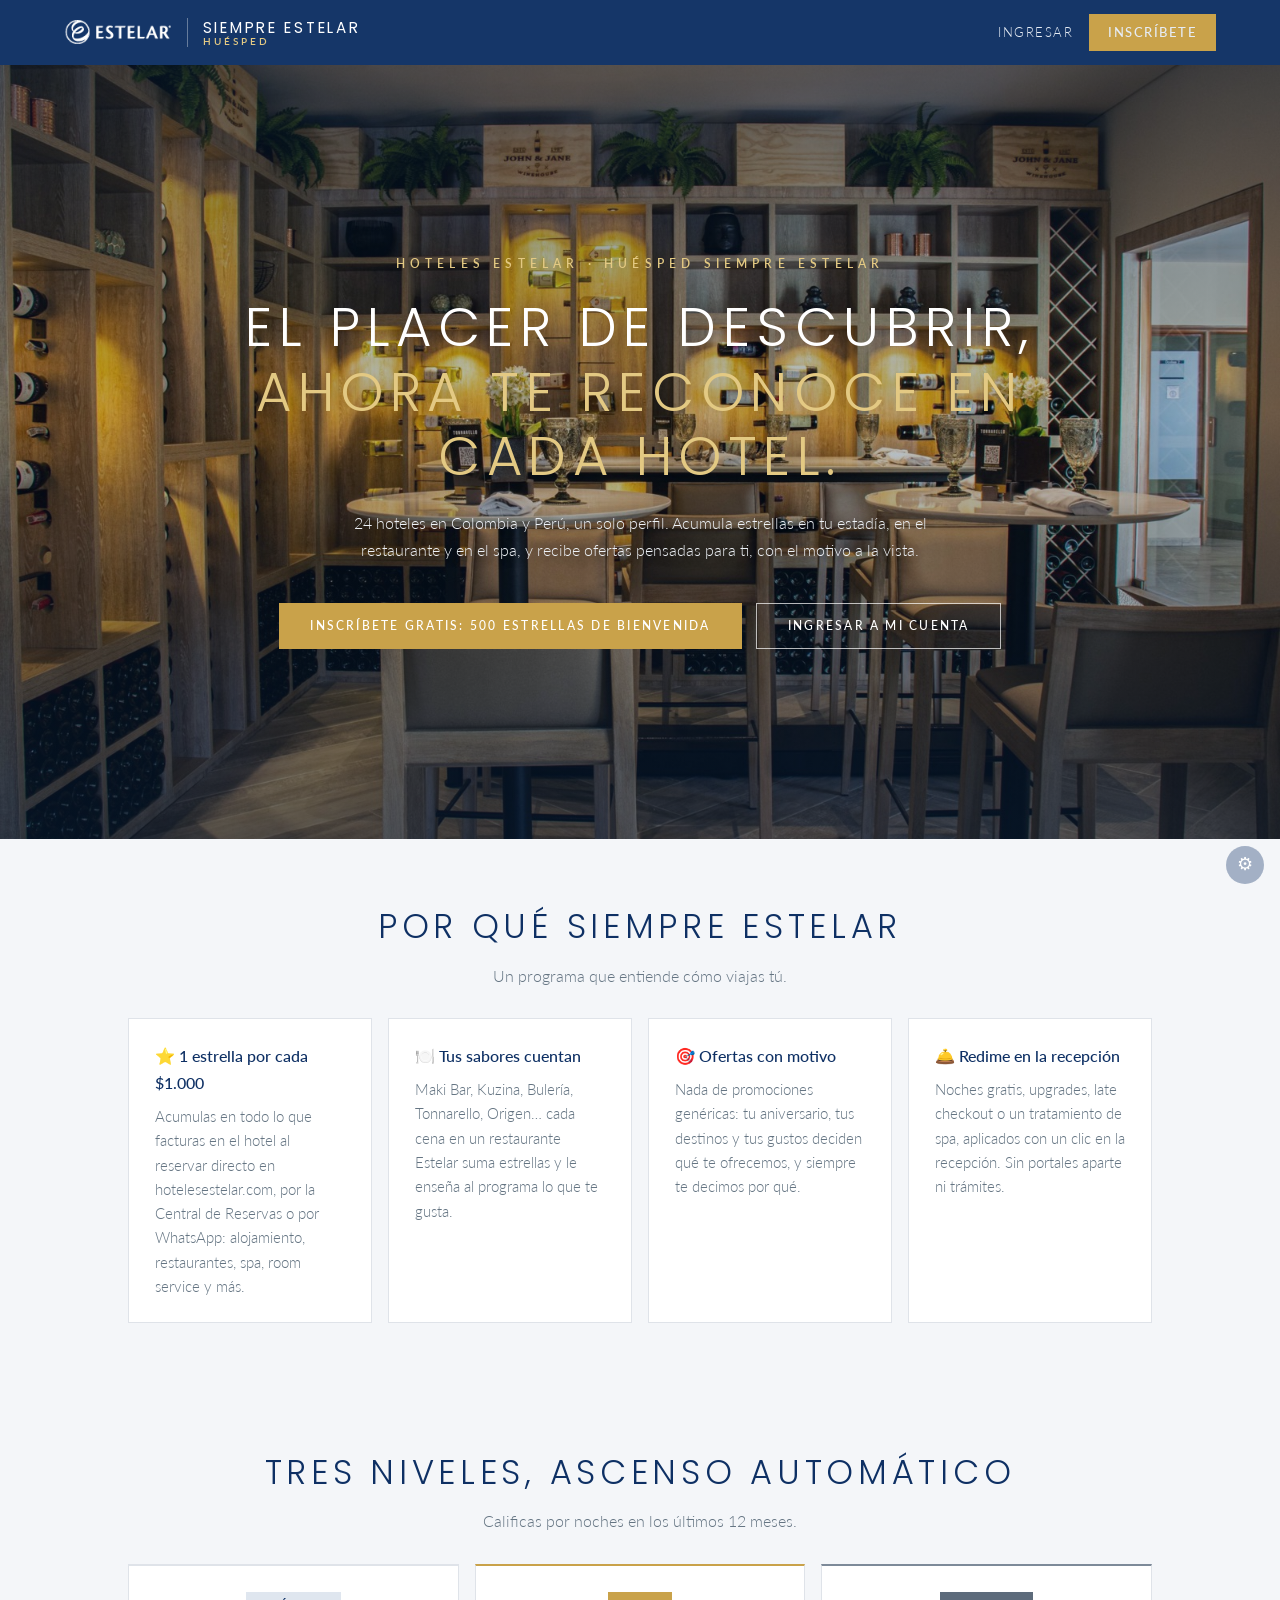
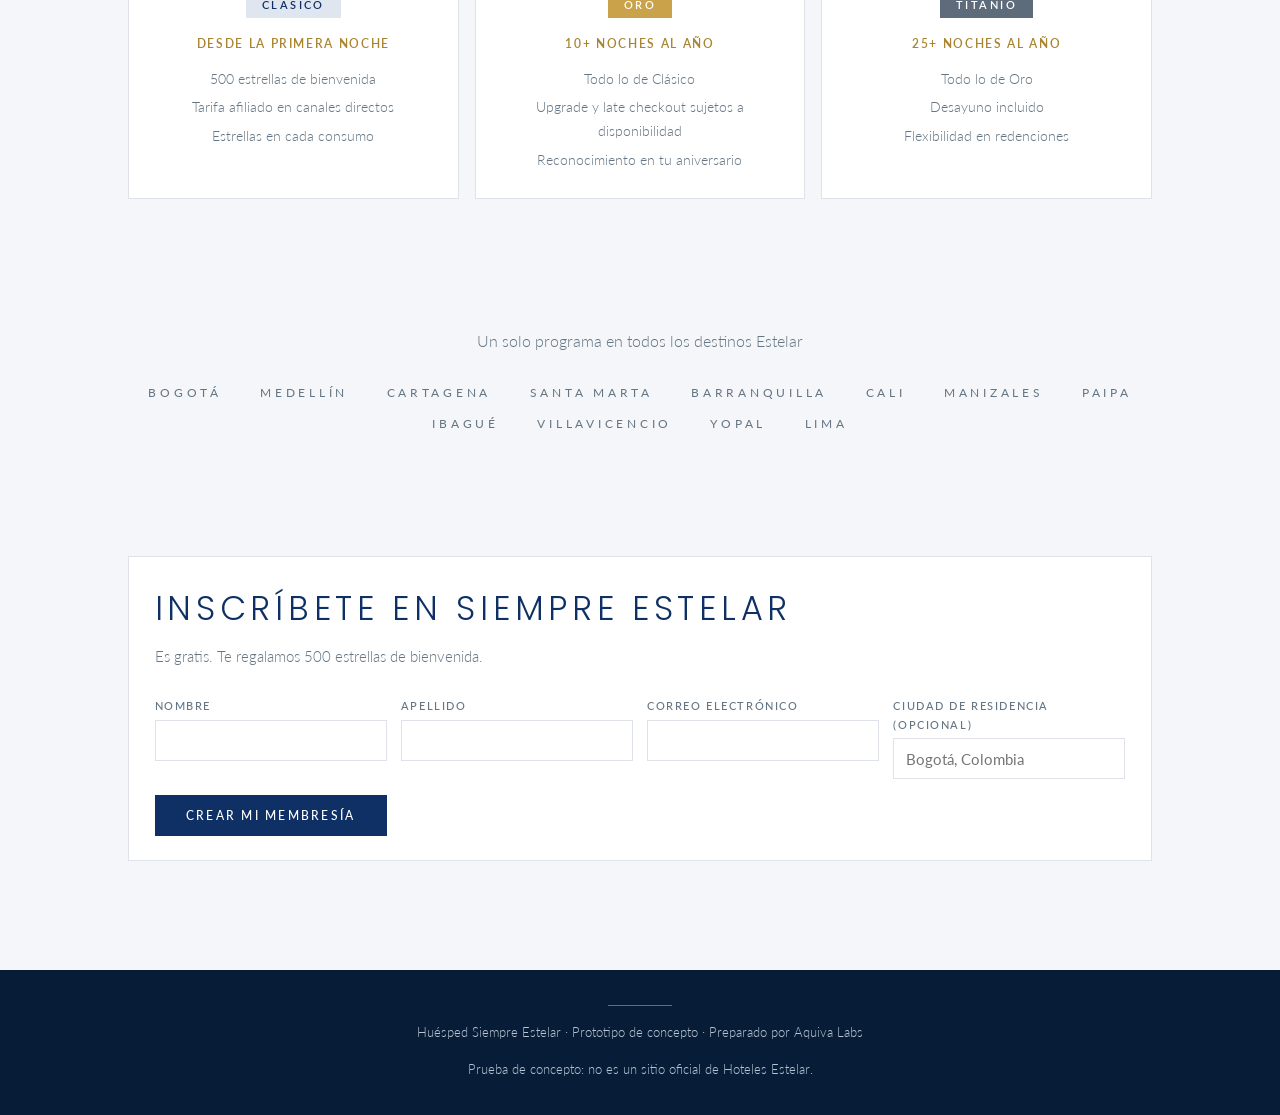
<file: index.html>
<!DOCTYPE html>
<html lang="es">
<head>
  <meta charset="UTF-8" />
  <meta name="viewport" content="width=device-width, initial-scale=1.0" />
  <meta name="robots" content="noindex" />
  <title>Huésped Siempre Estelar · Cada estadía cuenta</title>
  <link rel="preconnect" href="https://fonts.googleapis.com" />
  <link rel="preconnect" href="https://fonts.gstatic.com" crossorigin />
  <link href="https://fonts.googleapis.com/css2?family=Poppins:wght@300;400;500;600&family=Lato:wght@300;400;700&display=swap" rel="stylesheet" />
  <link rel="stylesheet" href="styles.css" />
</head>
<body>
  <header class="site-header">
    <a class="wordmark" href="index.html">
      <img src="img/logo-estelar-blanco.png" alt="Hoteles Estelar" />
      <span class="txt">
        <span class="brand">Siempre Estelar</span>
        <span class="program">Huésped</span>
      </span>
    </a>
    <nav class="nav">
      <a href="account.html" class="hide-sm">Ingresar</a>
      <a href="#join" class="btn btn-gold btn-sm">Inscríbete</a>
    </nav>
  </header>

  <!-- ===== Hero ===== -->
  <section class="hero">
    <p class="eyebrow">Hoteles Estelar · Huésped Siempre Estelar</p>
    <h1>El placer de descubrir,<br /><em>ahora te reconoce en cada hotel.</em></h1>
    <p class="lead">
      24 hoteles en Colombia y Perú, un solo perfil. Acumula estrellas en tu
      estadía, en el restaurante y en el spa, y recibe ofertas pensadas para ti,
      con el motivo a la vista.
    </p>
    <div class="cta">
      <a href="#join" class="btn btn-gold">Inscríbete gratis: 500 estrellas de bienvenida</a>
      <a href="account.html" class="btn btn-ghost">Ingresar a mi cuenta</a>
    </div>
  </section>

  <!-- ===== Por qué ===== -->
  <section class="section">
    <h2 class="section-title center">Por qué Siempre Estelar</h2>
    <p class="section-sub center">Un programa que entiende cómo viajas tú.</p>
    <div class="cards">
      <div class="card">
        <h3>⭐ 1 estrella por cada $1.000</h3>
        <p>Acumulas en todo lo que facturas en el hotel al reservar directo en
        hotelesestelar.com, por la Central de Reservas o por WhatsApp: alojamiento,
        restaurantes, spa, room service y más.</p>
      </div>
      <div class="card">
        <h3>🍽️ Tus sabores cuentan</h3>
        <p>Maki Bar, Kuzina, Bulería, Tonnarello, Origen… cada cena en un
        restaurante Estelar suma estrellas y le enseña al programa lo que te gusta.</p>
      </div>
      <div class="card">
        <h3>🎯 Ofertas con motivo</h3>
        <p>Nada de promociones genéricas: tu aniversario, tus destinos y tus gustos
        deciden qué te ofrecemos, y siempre te decimos por qué.</p>
      </div>
      <div class="card">
        <h3>🛎️ Redime en la recepción</h3>
        <p>Noches gratis, upgrades, late checkout o un tratamiento de spa, aplicados
        con un clic en la recepción. Sin portales aparte ni trámites.</p>
      </div>
    </div>
  </section>

  <!-- ===== Niveles ===== -->
  <section class="section">
    <h2 class="section-title center">Tres niveles, ascenso automático</h2>
    <p class="section-sub center">Calificas por noches en los últimos 12 meses.</p>
    <div class="cards">
      <div class="card tier-card">
        <span class="tier-badge clasico">Clásico</span>
        <p class="nights mt">Desde la primera noche</p>
        <ul>
          <li>500 estrellas de bienvenida</li>
          <li>Tarifa afiliado en canales directos</li>
          <li>Estrellas en cada consumo</li>
        </ul>
      </div>
      <div class="card tier-card oro">
        <span class="tier-badge oro">Oro</span>
        <p class="nights mt">10+ noches al año</p>
        <ul>
          <li>Todo lo de Clásico</li>
          <li>Upgrade y late checkout sujetos a disponibilidad</li>
          <li>Reconocimiento en tu aniversario</li>
        </ul>
      </div>
      <div class="card tier-card titanio">
        <span class="tier-badge titanio">Titanio</span>
        <p class="nights mt">25+ noches al año</p>
        <ul>
          <li>Todo lo de Oro</li>
          <li>Desayuno incluido</li>
          <li>Flexibilidad en redenciones</li>
        </ul>
      </div>
    </div>
  </section>

  <!-- ===== Destinos ===== -->
  <section class="section center">
    <p class="section-sub">Un solo programa en todos los destinos Estelar</p>
    <div class="brands">
      <span>Bogotá</span><span>Medellín</span><span>Cartagena</span><span>Santa Marta</span>
      <span>Barranquilla</span><span>Cali</span><span>Manizales</span><span>Paipa</span>
      <span>Ibagué</span><span>Villavicencio</span><span>Yopal</span><span>Lima</span>
    </div>
  </section>

  <!-- ===== Inscripción ===== -->
  <section class="section" id="join">
    <div class="card">
      <h2 class="section-title">Inscríbete en Siempre Estelar</h2>
      <p class="section-sub">Es gratis. Te regalamos 500 estrellas de bienvenida.</p>
      <form id="join-form">
        <div class="form-grid">
          <div class="field">
            <label for="join-first">Nombre</label>
            <input id="join-first" type="text" required autocomplete="given-name" />
          </div>
          <div class="field">
            <label for="join-last">Apellido</label>
            <input id="join-last" type="text" required autocomplete="family-name" />
          </div>
          <div class="field">
            <label for="join-email">Correo electrónico</label>
            <input id="join-email" type="email" required autocomplete="email" />
          </div>
          <div class="field">
            <label for="join-city">Ciudad de residencia (opcional)</label>
            <input id="join-city" type="text" placeholder="Bogotá, Colombia" />
          </div>
        </div>
        <button type="submit" class="btn btn-dark mt" id="join-btn">Crear mi membresía</button>
      </form>
      <div id="join-result" class="hidden"></div>
    </div>
  </section>

  <footer class="site-footer">
    <div class="rule"></div>
    <p>Huésped Siempre Estelar · Prototipo de concepto · Preparado por Aquiva Labs</p>
    <p class="mt">Prueba de concepto: no es un sitio oficial de Hoteles Estelar.</p>
  </footer>

  <!-- Backstage (herramientas de demo) -->
  <button class="backstage-toggle" id="backstage-toggle" title="Backstage">⚙</button>
  <div class="backstage-menu" id="backstage-menu">
    <p class="title">Backstage · demo</p>
    <a href="frontdesk.html">🛎️ Consola de recepción</a>
    <a href="deck.html">🎞️ Presentación (deck)</a>
  </div>

  <script src="app.js"></script>
</body>
</html>
</file>
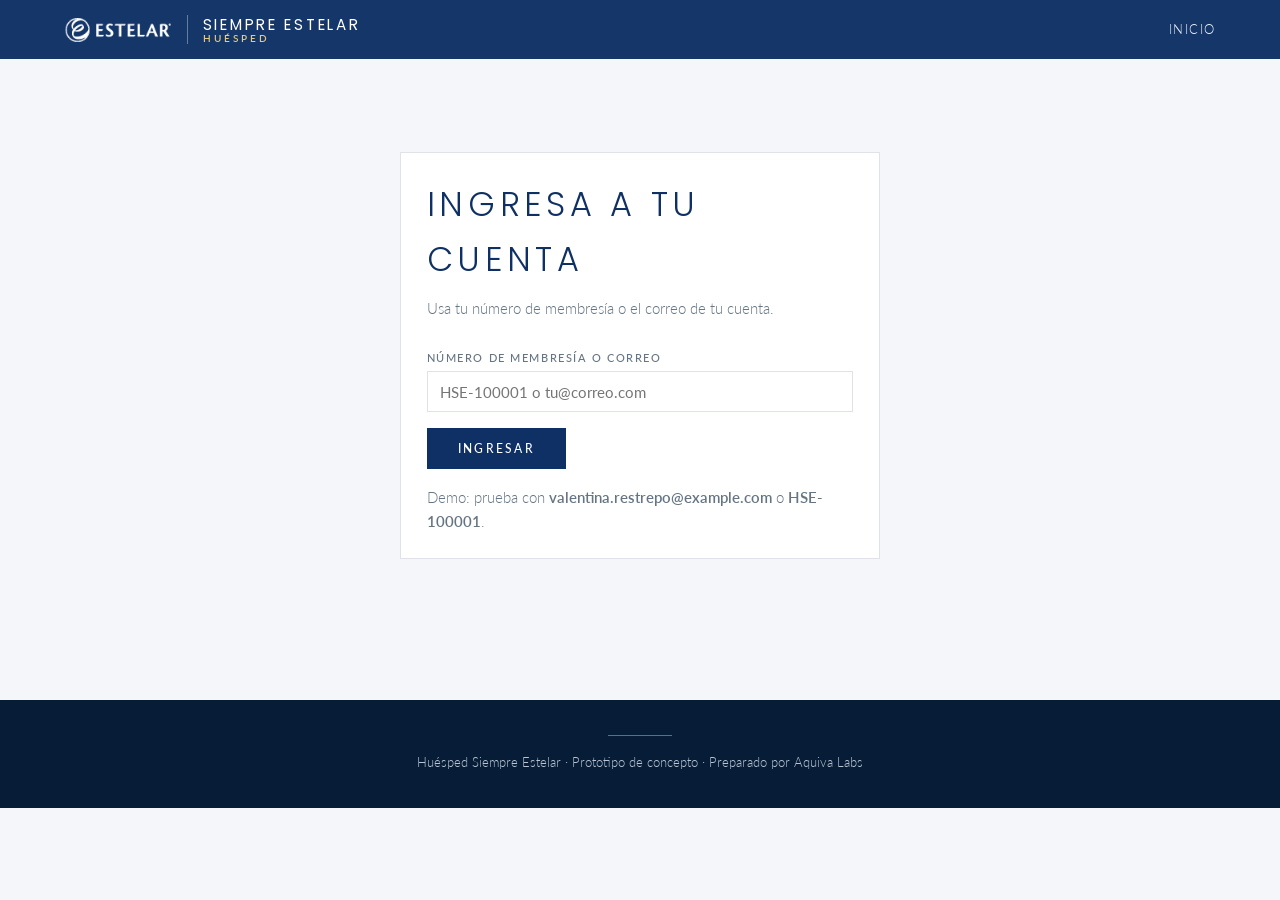
<file: account.html>
<!DOCTYPE html>
<html lang="es">
<head>
  <meta charset="UTF-8" />
  <meta name="viewport" content="width=device-width, initial-scale=1.0" />
  <meta name="robots" content="noindex" />
  <title>Mi cuenta · Huésped Siempre Estelar</title>
  <link rel="preconnect" href="https://fonts.googleapis.com" />
  <link rel="preconnect" href="https://fonts.gstatic.com" crossorigin />
  <link href="https://fonts.googleapis.com/css2?family=Poppins:wght@300;400;500;600&family=Lato:wght@300;400;700&display=swap" rel="stylesheet" />
  <link rel="stylesheet" href="styles.css" />
</head>
<body>
  <header class="site-header">
    <a class="wordmark" href="index.html">
      <img src="img/logo-estelar-blanco.png" alt="Hoteles Estelar" />
      <span class="txt">
        <span class="brand">Siempre Estelar</span>
        <span class="program">Huésped</span>
      </span>
    </a>
    <nav class="nav">
      <a href="index.html" class="hide-sm">Inicio</a>
      <a href="#" id="signout" class="btn btn-ghost btn-sm hidden">Salir</a>
    </nav>
  </header>

  <!-- ===== Ingreso ===== -->
  <section class="section" id="login-view">
    <div class="card" style="max-width: 30rem; margin: 2rem auto;">
      <h2 class="section-title">Ingresa a tu cuenta</h2>
      <p class="section-sub">Usa tu número de membresía o el correo de tu cuenta.</p>
      <form id="login-form">
        <div class="field">
          <label for="login-key">Número de membresía o correo</label>
          <input id="login-key" type="text" placeholder="HSE-100001 o tu@correo.com" required />
        </div>
        <button type="submit" class="btn btn-dark mt" id="login-btn">Ingresar</button>
      </form>
      <div id="login-error" class="hidden"></div>
      <p class="small muted mt">Demo: prueba con <strong>valentina.restrepo@example.com</strong> o <strong>HSE-100001</strong>.</p>
    </div>
  </section>

  <!-- ===== Vista del miembro ===== -->
  <section class="section hidden" id="member-view">
    <div class="member-hero">
      <div>
        <h2 id="m-name"></h2>
        <p class="meta" id="m-meta"></p>
        <p class="meta" id="m-prefs"></p>
      </div>
      <div class="right">
        <span class="tier-badge" id="m-tier"></span>
        <div class="points" id="m-points"></div>
        <div class="meta" id="m-progress"></div>
      </div>
    </div>

    <div id="m-risk" class="notice notice-warn hidden"></div>

    <div class="kpis" id="m-kpis"></div>

    <div id="m-offers-wrap" class="hidden">
      <h2 class="section-title" style="font-size:1.4rem;">Para ti</h2>
      <p class="section-sub">Ofertas que salen de tu propia historia con nosotros, con el motivo a la vista.</p>
      <div id="m-offers"></div>
    </div>

    <h2 class="section-title" style="font-size:1.4rem;">Redime tus estrellas</h2>
    <p class="section-sub">Noches gratis según la categoría del hotel, más experiencias en restaurantes y spa.</p>
    <div id="m-rewards"></div>
    <div id="m-redeem-result" class="hidden"></div>

    <div id="m-vouchers-wrap" class="hidden">
      <h2 class="section-title" style="font-size:1.4rem;">Tus bonos</h2>
      <div id="m-vouchers" class="mt"></div>
    </div>

    <h2 class="section-title" style="font-size:1.4rem;">Tu historia con nosotros</h2>
    <p class="section-sub">Cada estadía, cada hotel, cada ciudad: una sola historia.</p>
    <div style="overflow-x:auto;">
      <table class="history">
        <thead>
          <tr>
            <th>Fecha</th><th>Actividad</th><th>Hotel</th><th>Ciudad</th>
            <th>Canal</th><th class="num">Noches</th><th class="num">Valor</th><th class="num">Estrellas</th>
          </tr>
        </thead>
        <tbody id="m-history"></tbody>
      </table>
    </div>
  </section>

  <footer class="site-footer">
    <div class="rule"></div>
    <p>Huésped Siempre Estelar · Prototipo de concepto · Preparado por Aquiva Labs</p>
  </footer>

  <script src="common.js"></script>
  <script src="account.js"></script>
</body>
</html>
</file>
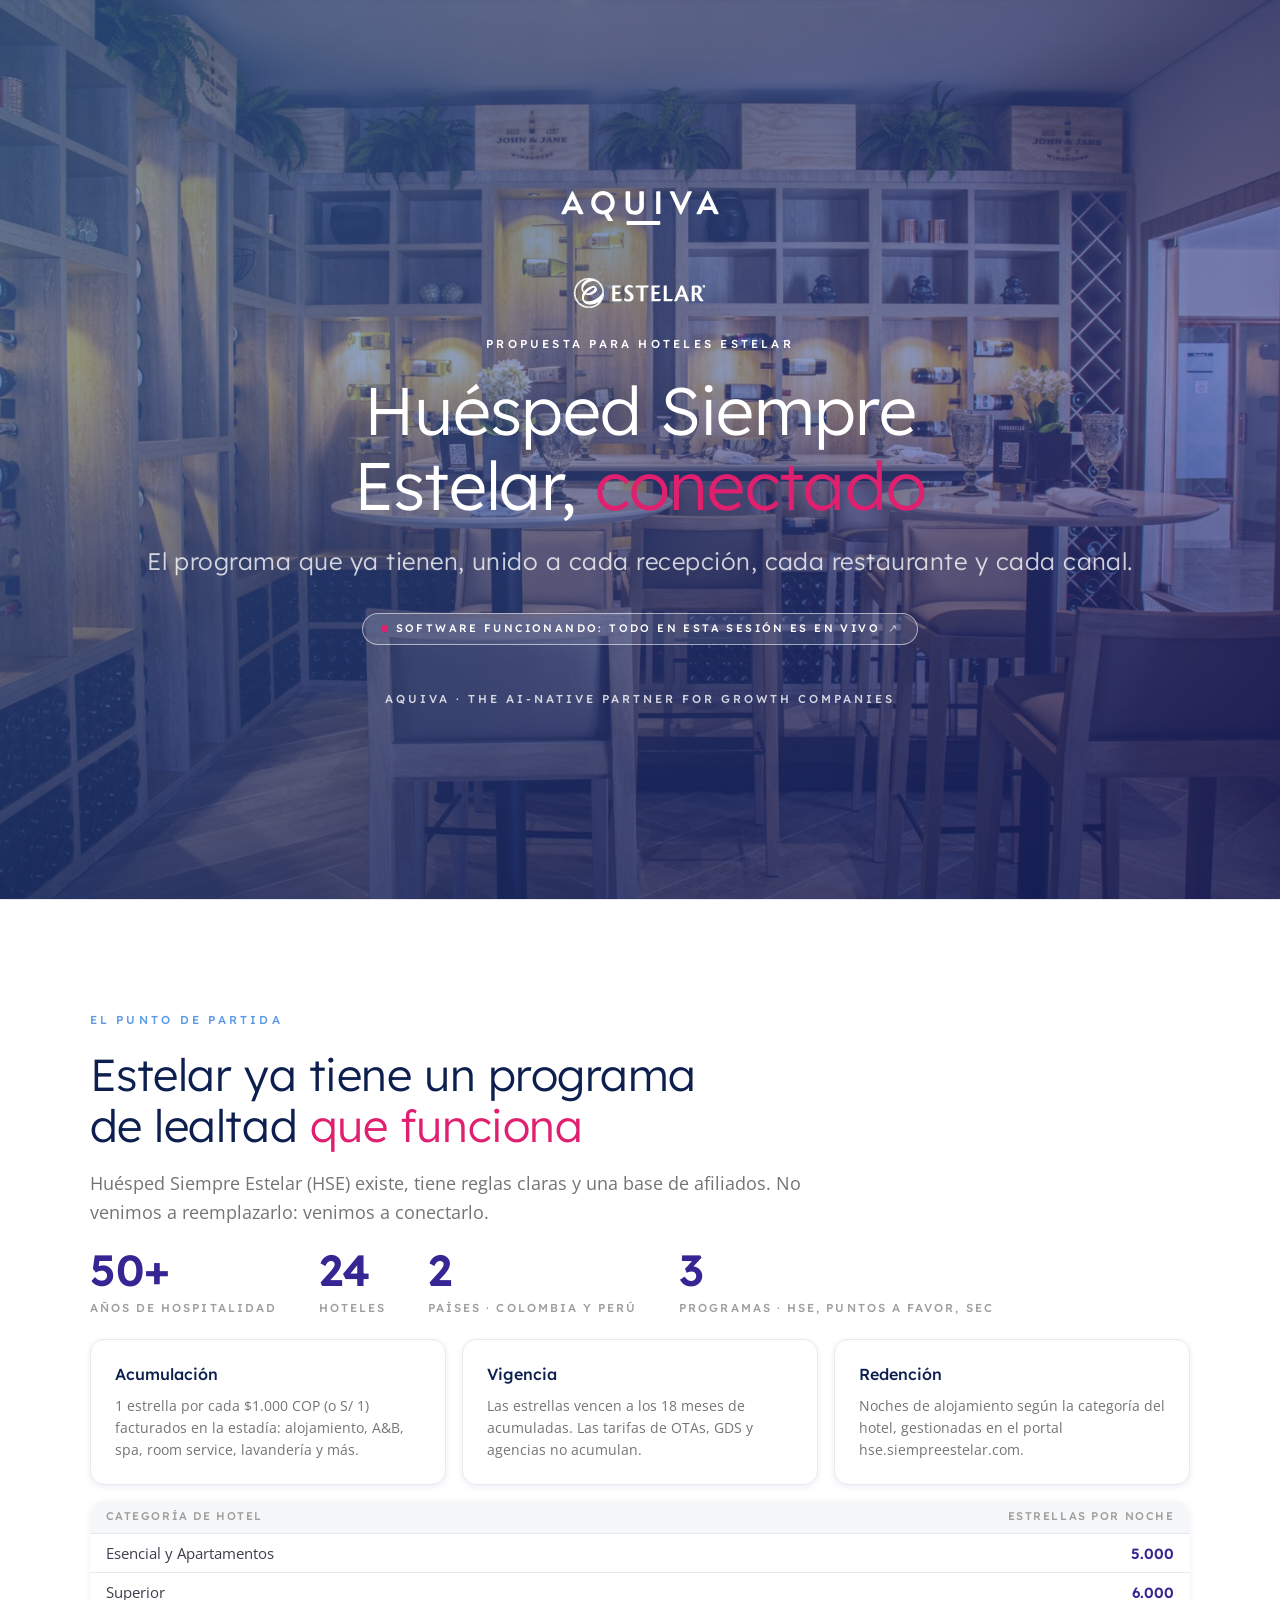
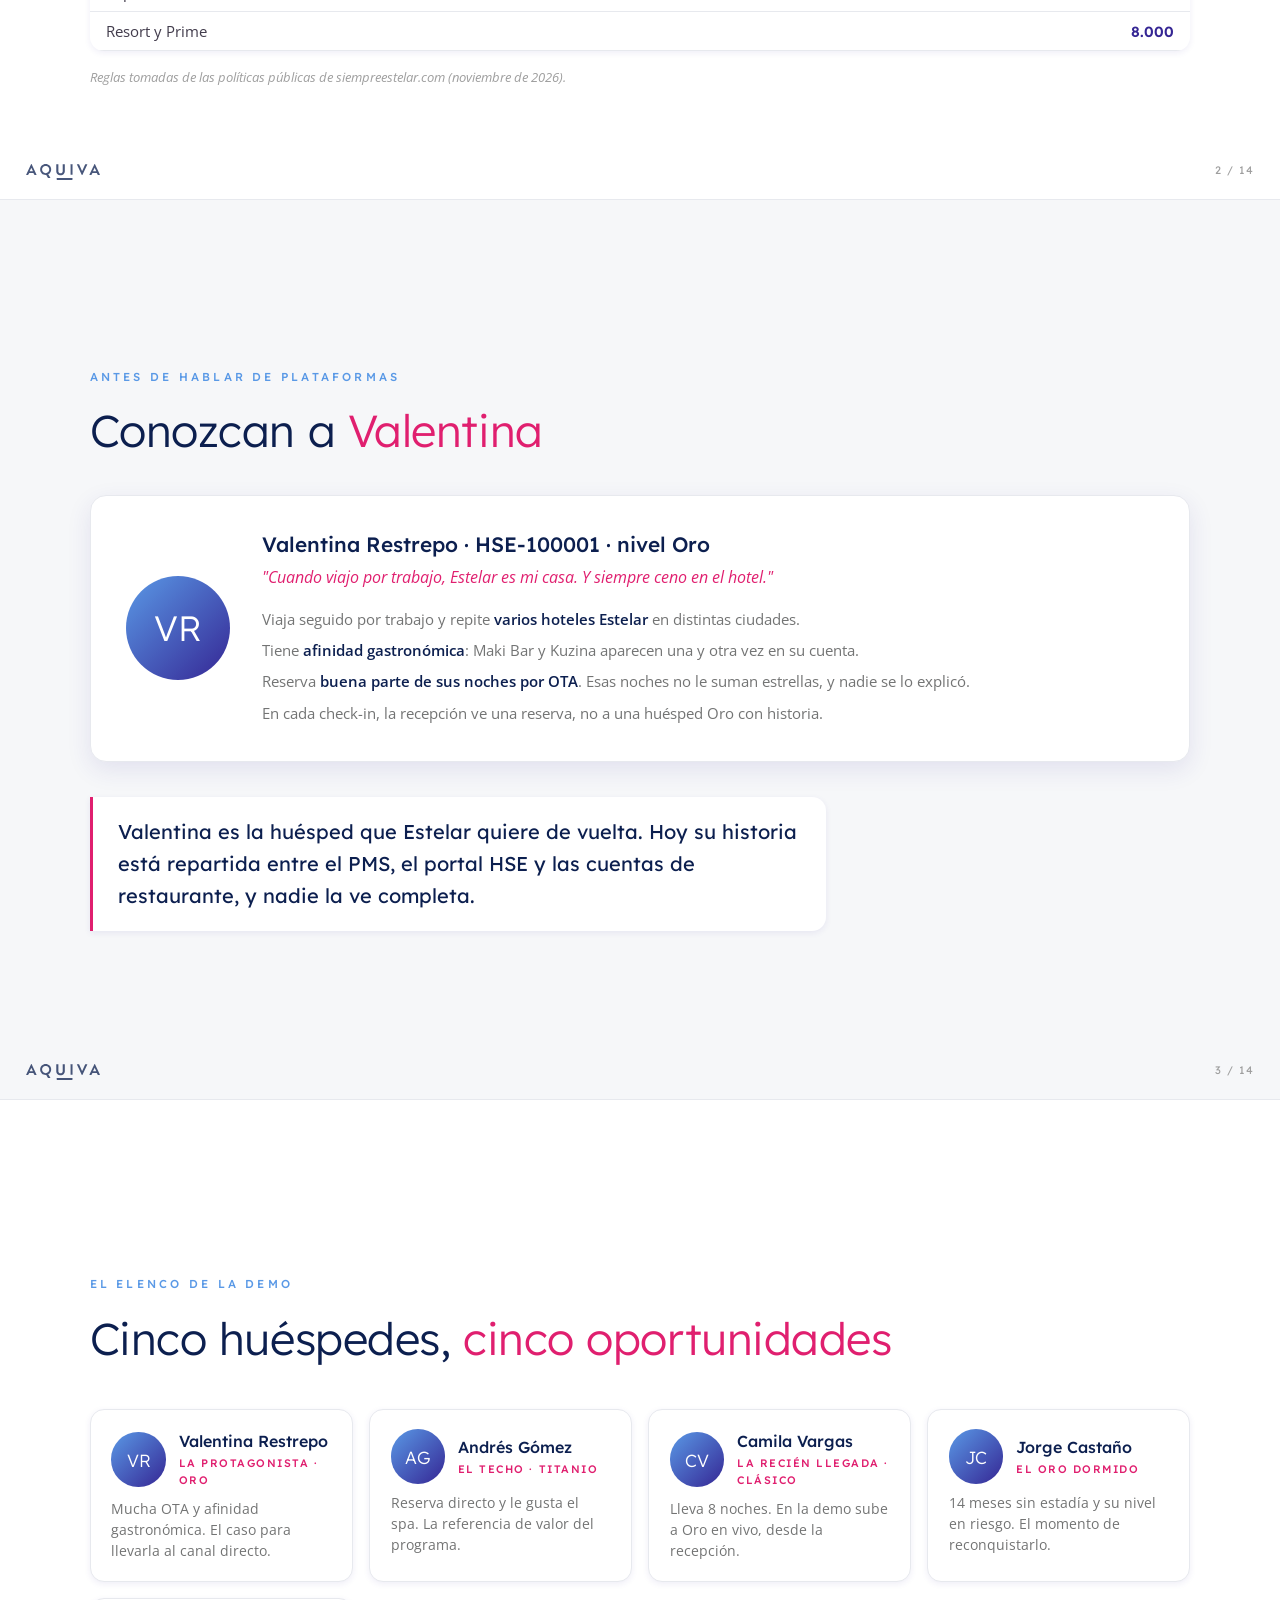
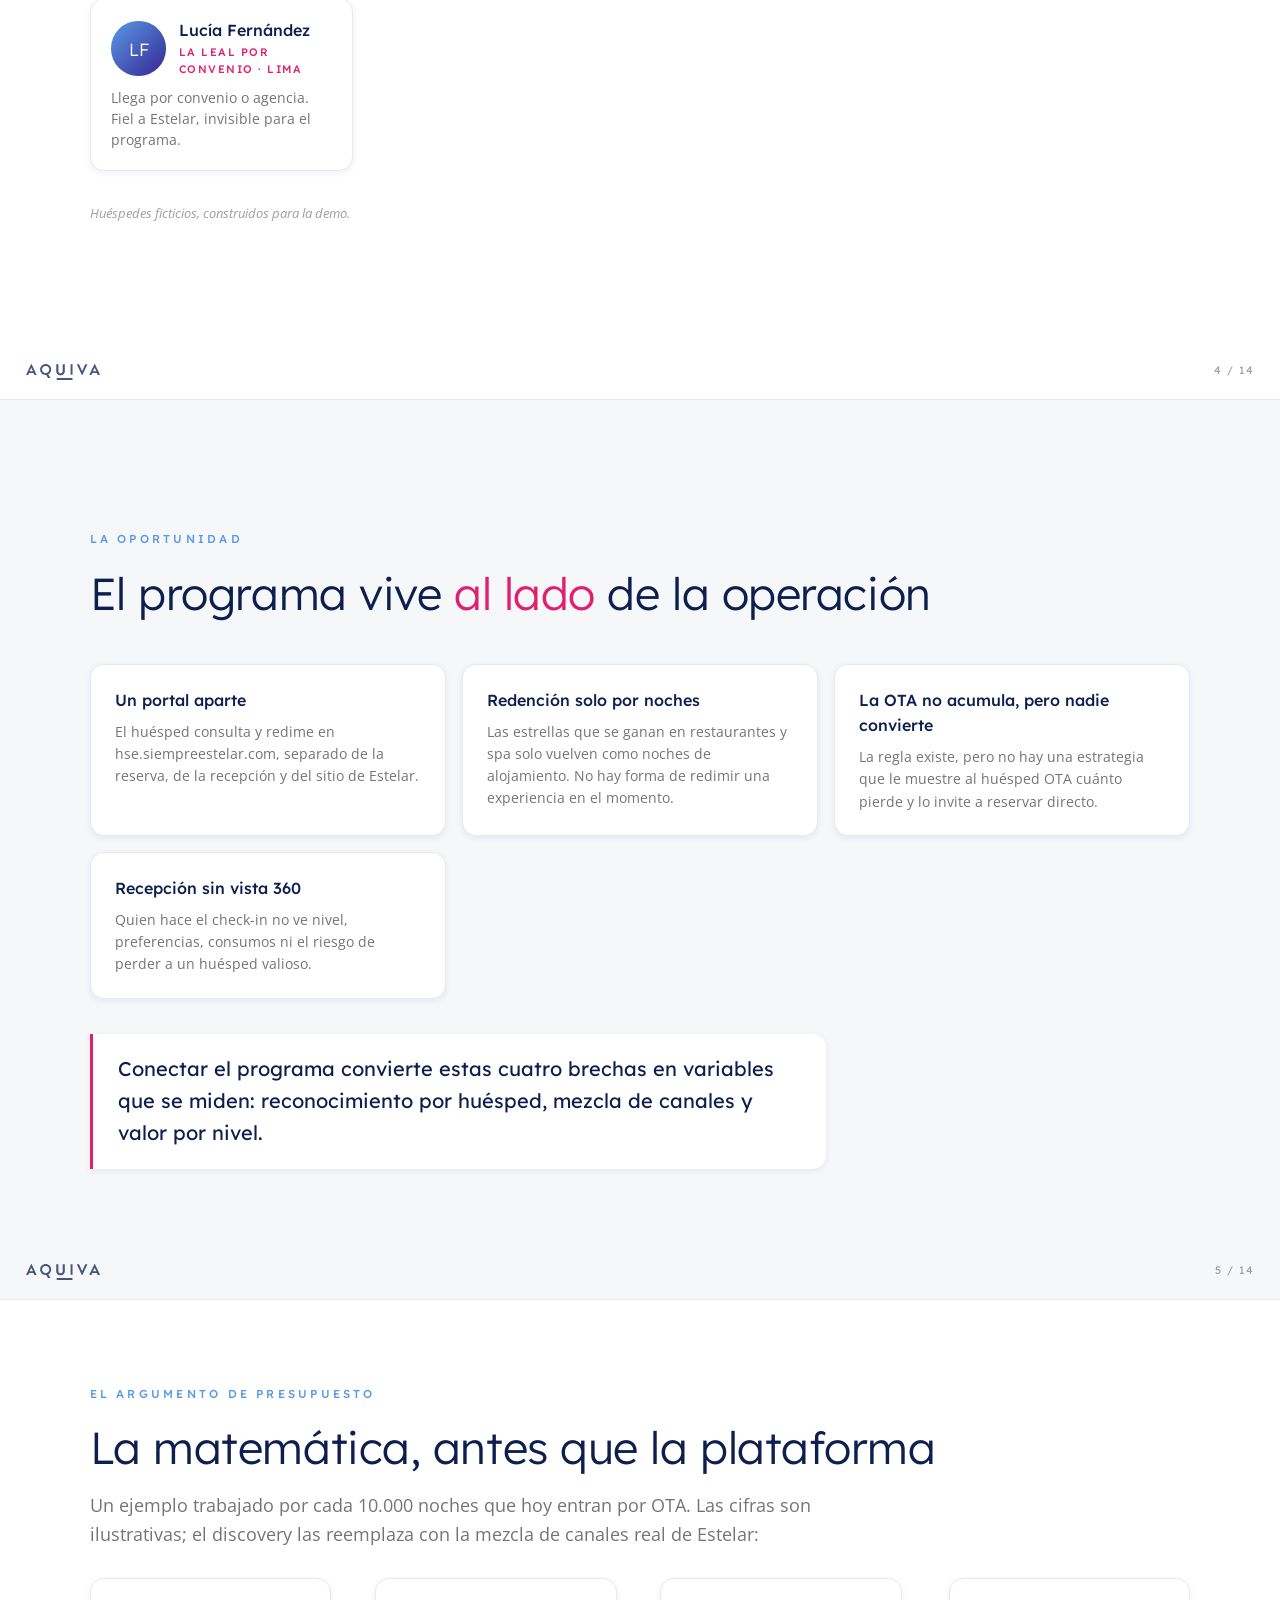
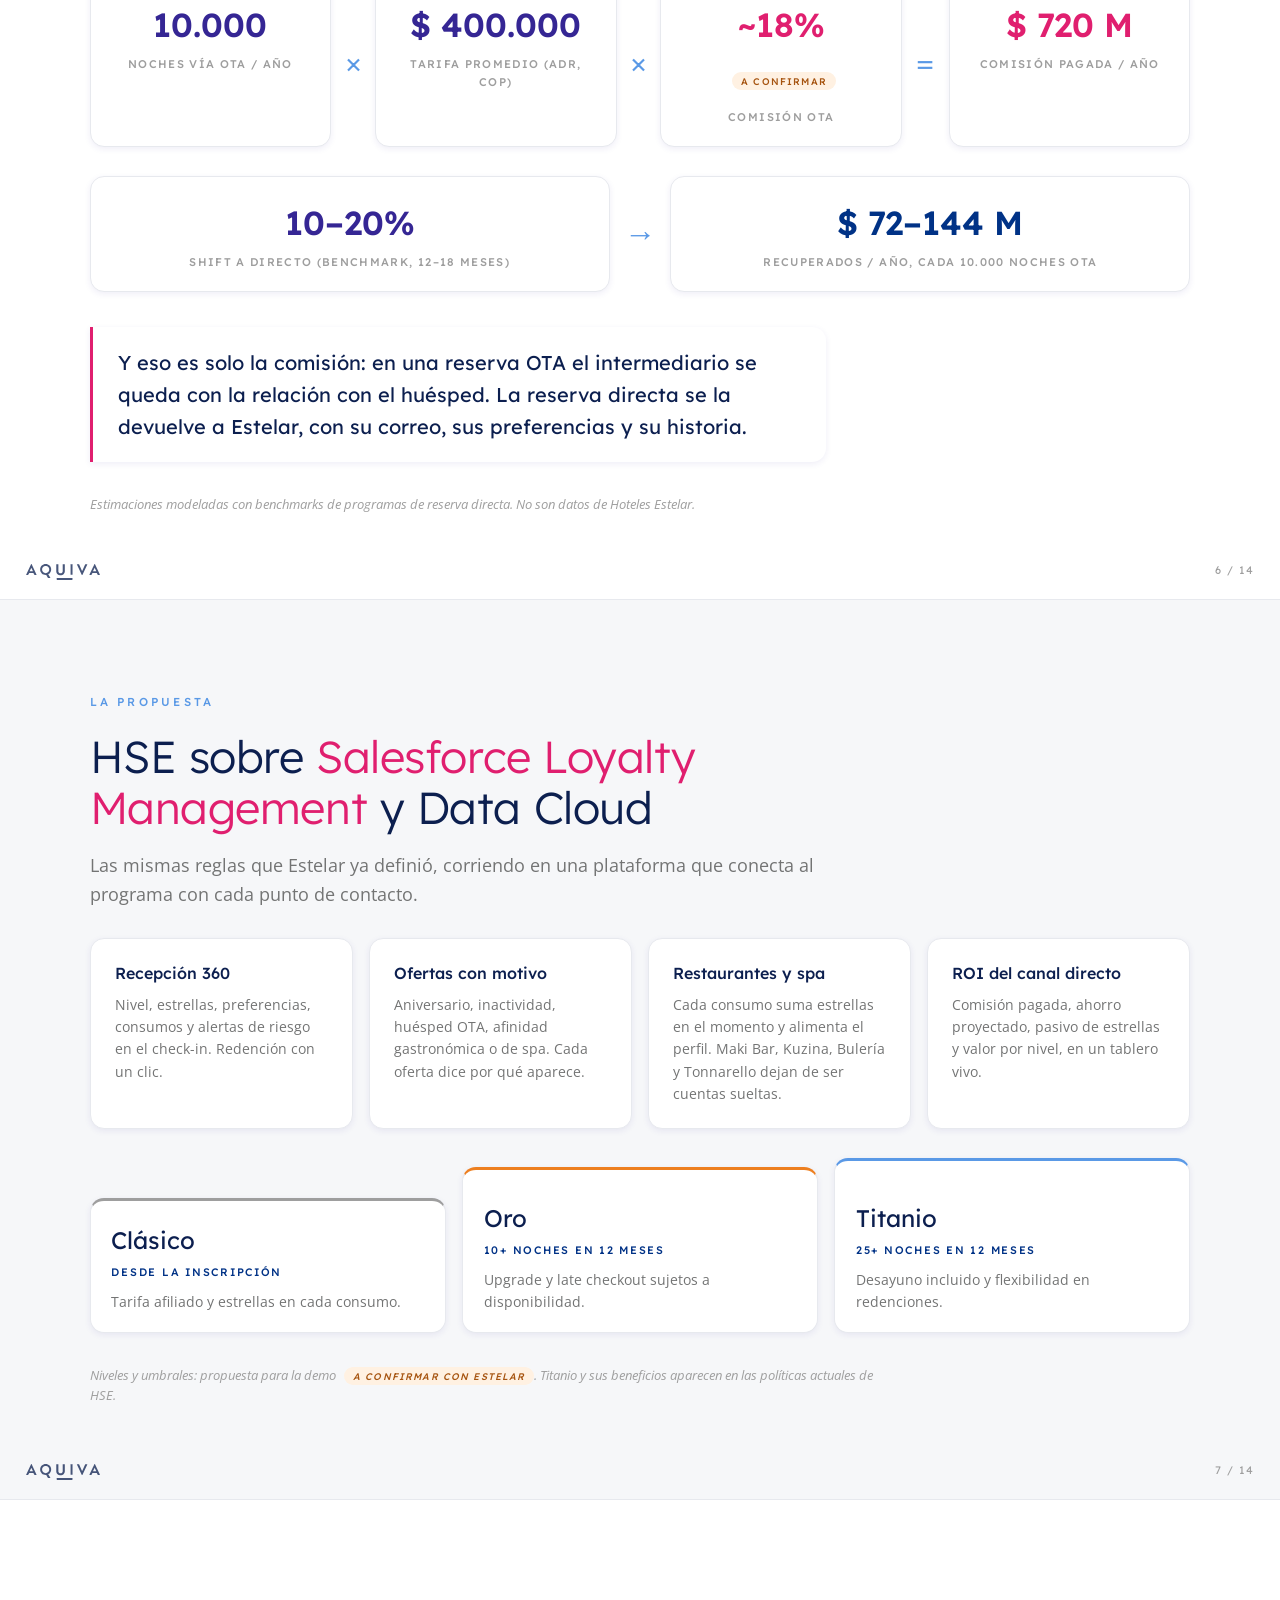
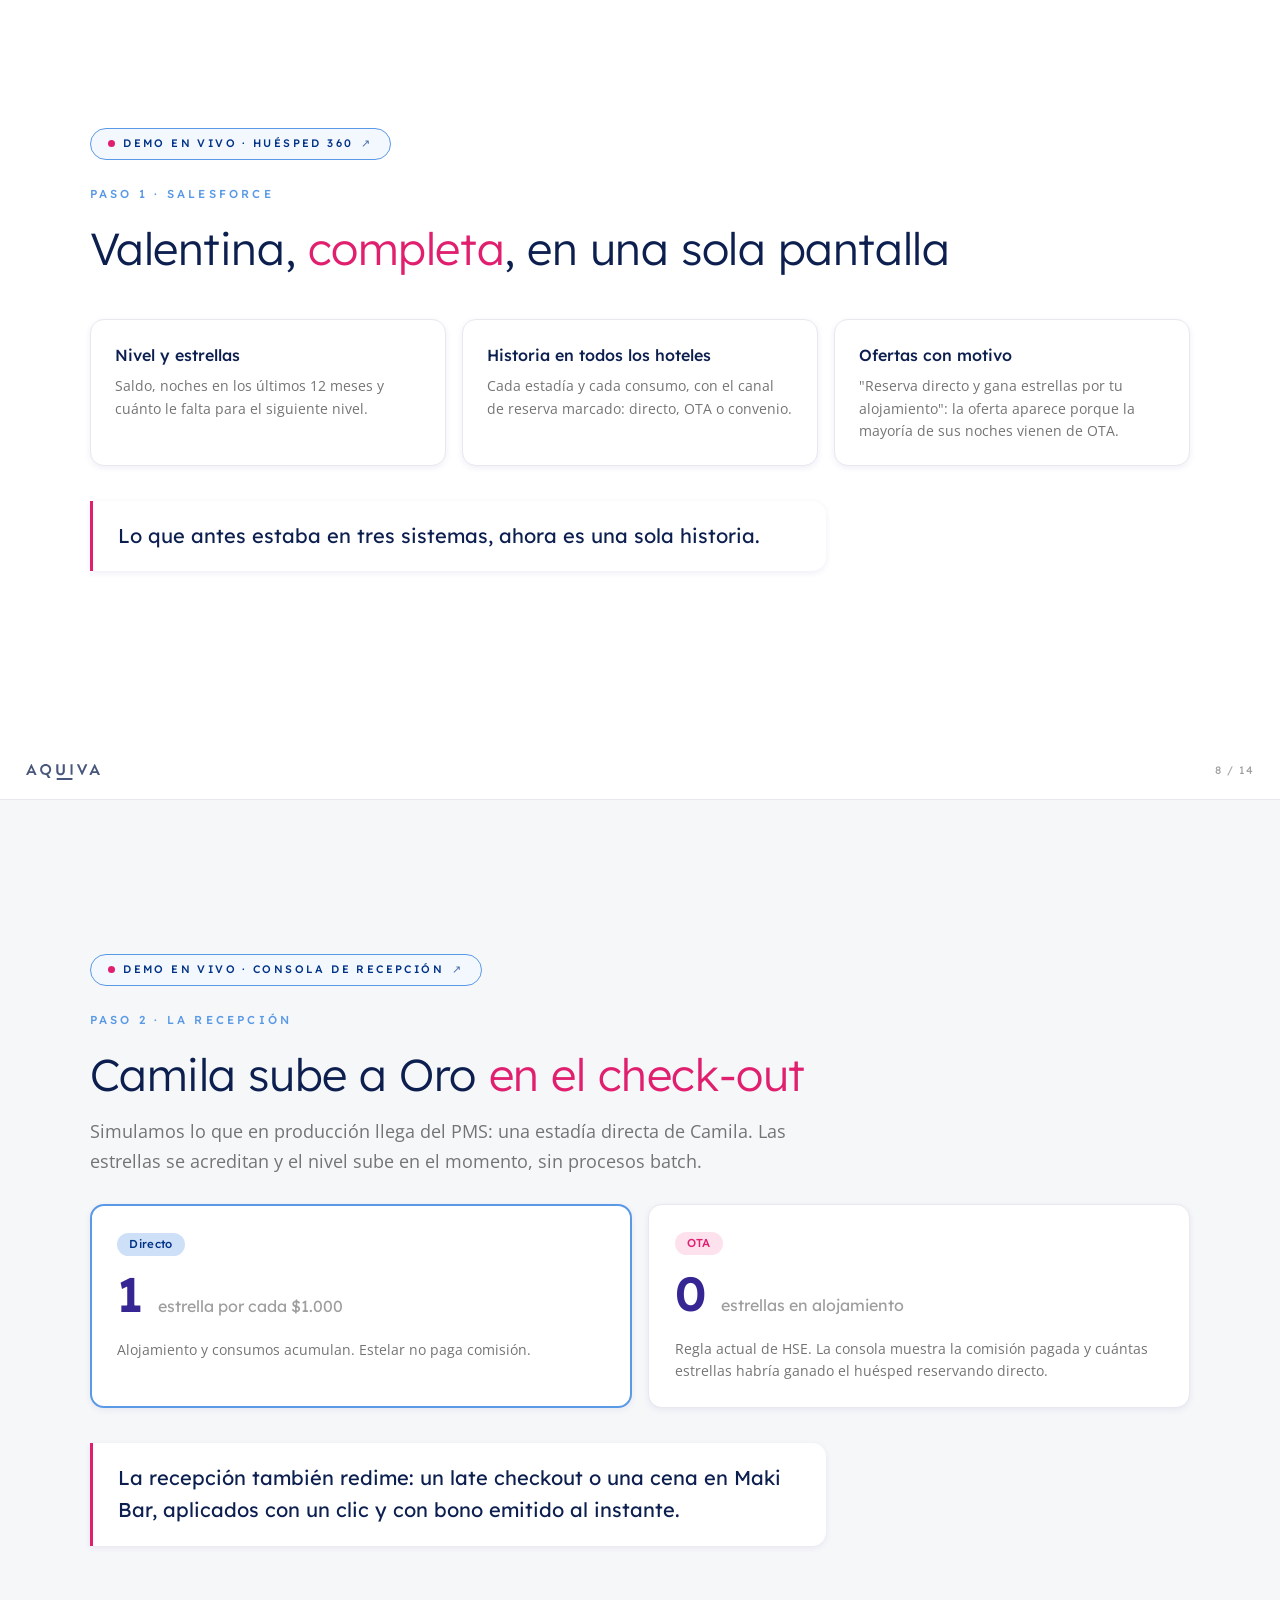
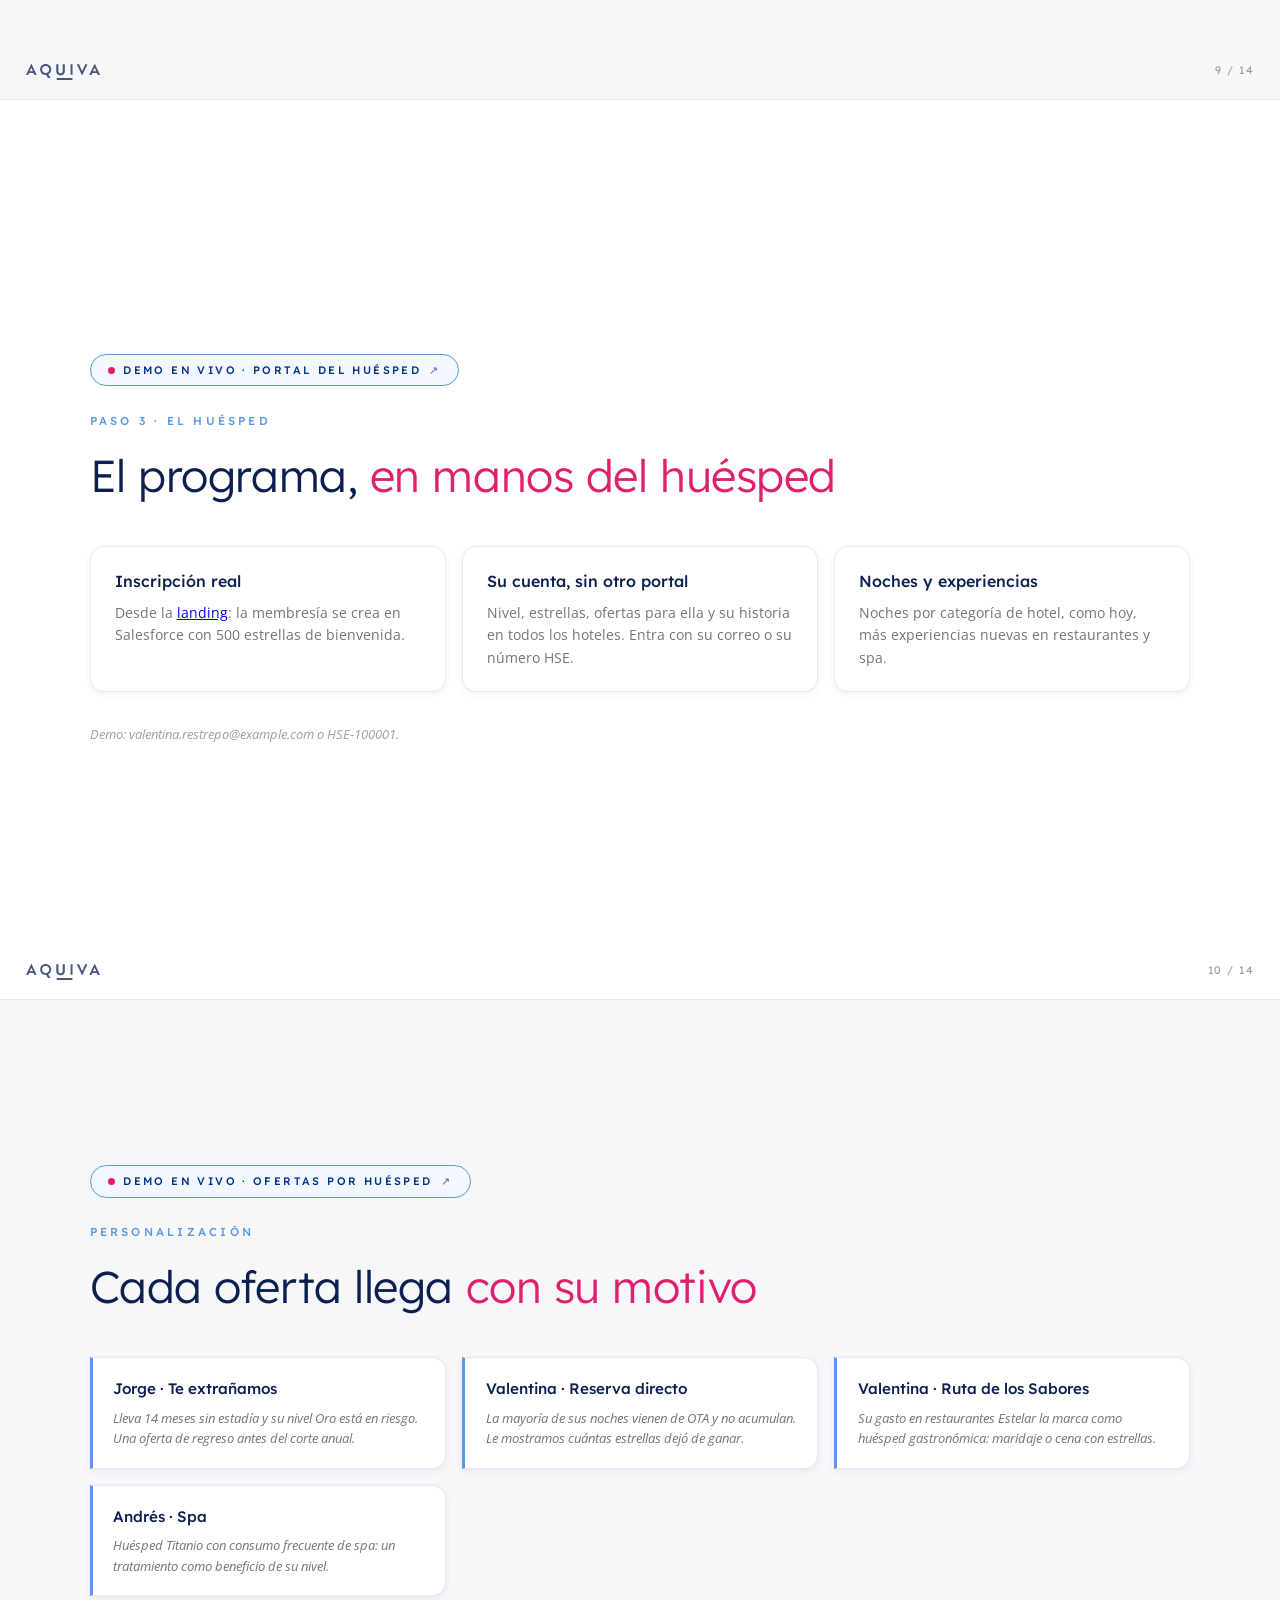
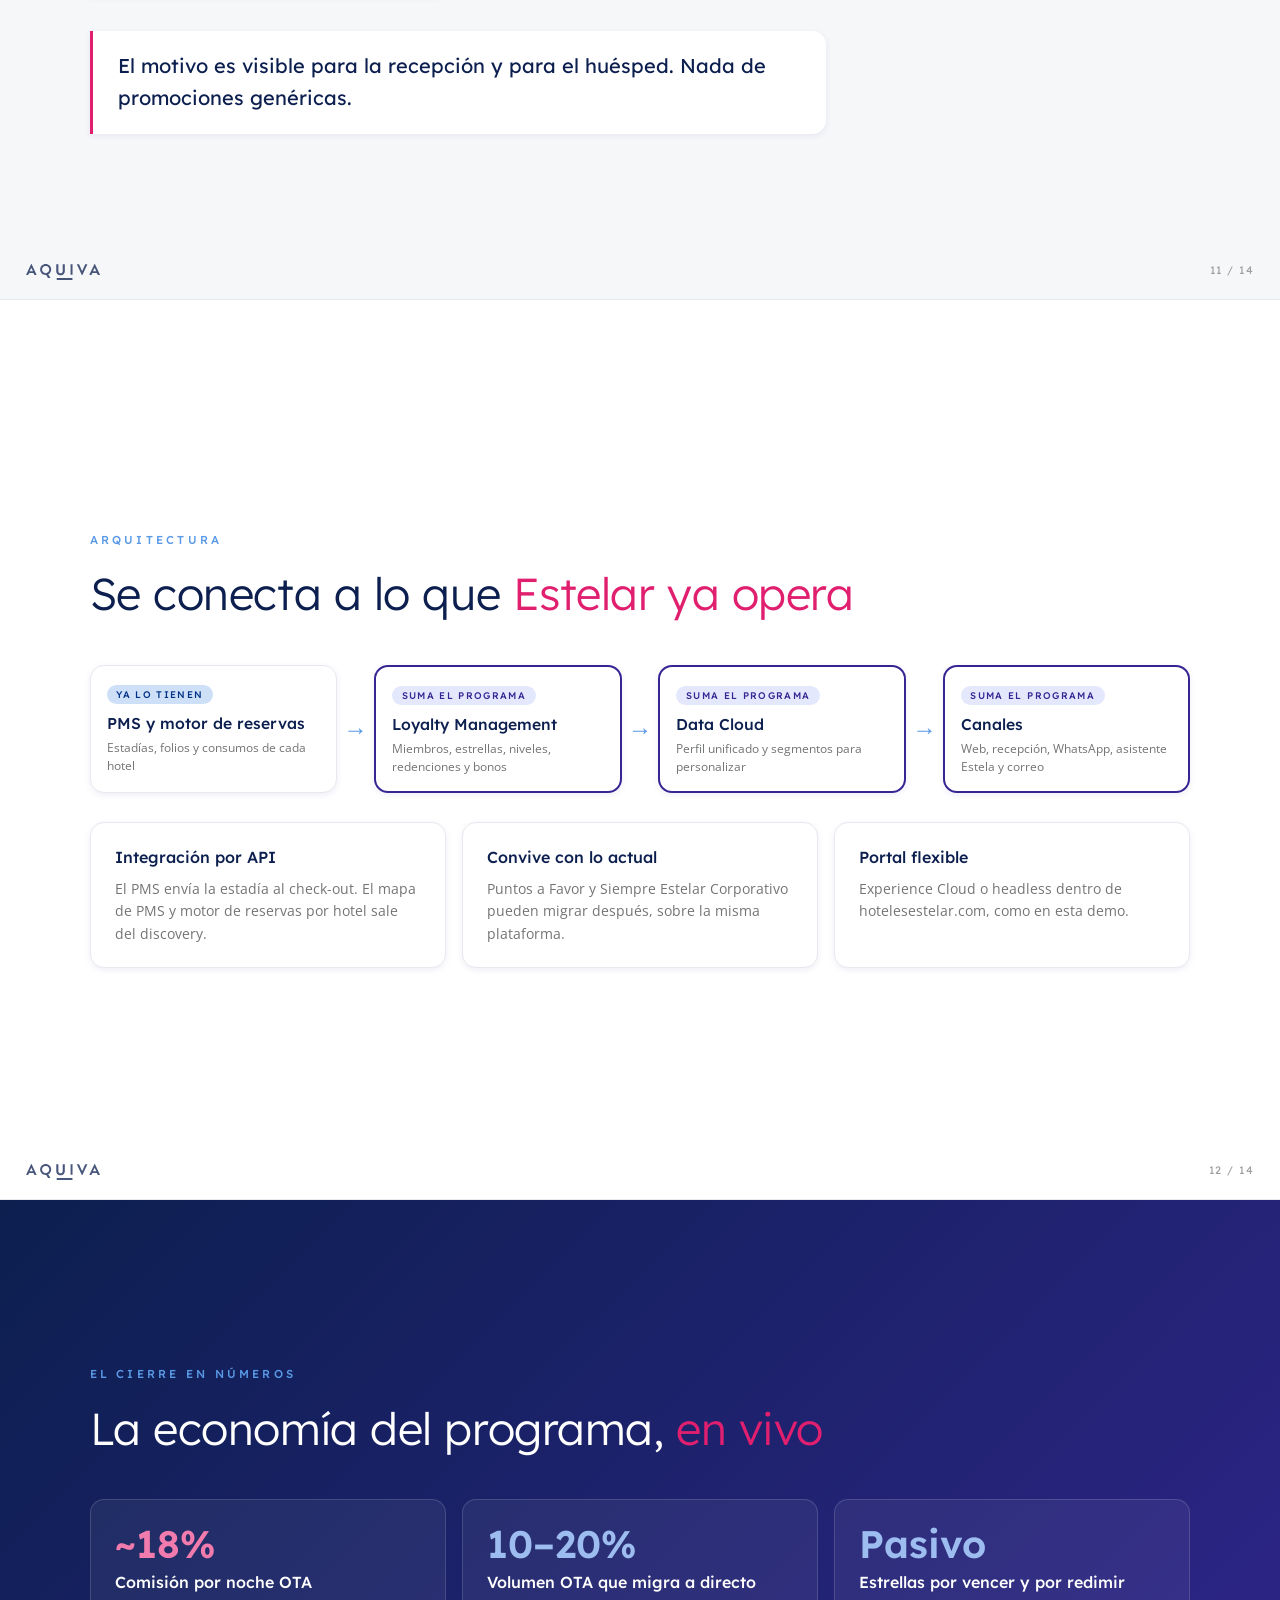
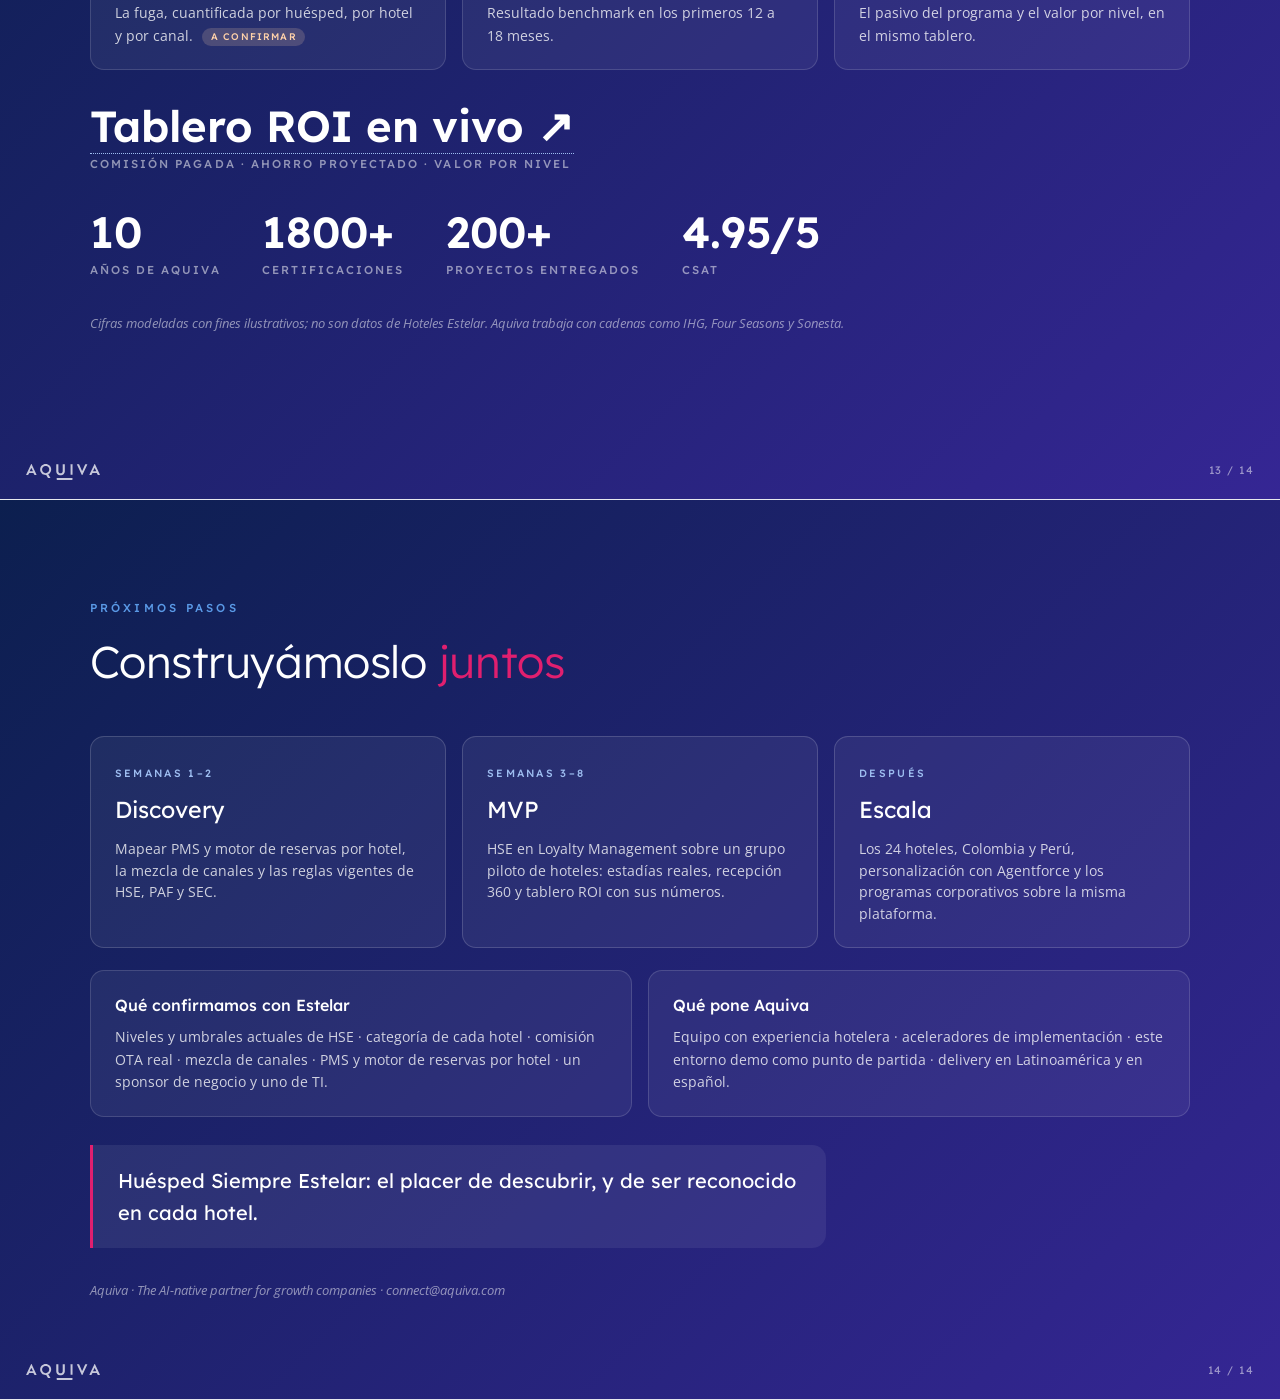
<file: deck.html>
<!DOCTYPE html>
<html lang="es">
<head>
  <meta charset="UTF-8" />
  <meta name="viewport" content="width=device-width, initial-scale=1.0" />
  <meta name="robots" content="noindex" />
  <title>Huésped Siempre Estelar · Propuesta · Aquiva</title>
  <link rel="preconnect" href="https://fonts.googleapis.com" />
  <link rel="preconnect" href="https://fonts.gstatic.com" crossorigin />
  <link href="https://fonts.googleapis.com/css2?family=Lexend:wght@300;400;500;600;900&family=Open+Sans:wght@400;600&display=swap" rel="stylesheet" />
  <style>
    /* Tokens del Aquiva Design System (colors_and_type.css, v2026.6.13). */
    :root {
      --aq-blue: #5A99E6;
      --aq-blue-deep: #003286;
      --aq-blue-light: #CEE0F8;
      --aq-blue-bg-soft: #F3F8FE;
      --aq-purple: #352694;
      --aq-purple-deep: #0C1F4F;
      --aq-violet-light: #E3E8FD;
      --aq-pink: #E01F6F;
      --aq-pink-light: #FDE2EE;
      --aq-peach-light: #FFD2A9;
      --aq-orange: #ED7F20;
      --aq-cream: #F9F5F0;
      --aq-ink: #423C4C;
      --aq-gray: #737474;
      --aq-gray-mid: #9E9E9E;
      --aq-bg: #F6F7F9;
      --aq-bg-alt: #EFEFF4;
      --aq-white: #FFFFFF;
      --aq-grad-deep: linear-gradient(135deg, #0C1F4F 0%, #352694 100%);
      --aq-photo-overlay: linear-gradient(135deg, rgba(90,153,230,0.55), rgba(53,38,148,0.55));
      --fg-1: var(--aq-ink);
      --fg-2: var(--aq-gray);
      --fg-3: var(--aq-gray-mid);
      --border-subtle: #E7E9EE;
      --on-dark-1: #FFFFFF;
      --on-dark-2: rgba(255,255,255,0.78);
      --on-dark-3: rgba(255,255,255,0.52);
      --shadow-sm: 0 2px 6px rgba(53, 38, 148, 0.08);
      --shadow-md: 0 8px 24px rgba(53, 38, 148, 0.10);
    }
    * { margin: 0; padding: 0; box-sizing: border-box; }
    body {
      font-family: "Open Sans", system-ui, -apple-system, sans-serif;
      background: var(--aq-bg-alt);
      color: var(--fg-1);
      line-height: 1.6;
    }
    h1, h2, h3, .lexend { font-family: "Lexend", "Segoe UI", system-ui, sans-serif; }

    .slide {
      position: relative;
      display: flex;
      flex-direction: column;
      justify-content: center;
      min-height: 100vh;
      padding: 8vh 7vw;
      background: var(--aq-bg);
      border-bottom: 1px solid var(--border-subtle);
    }
    .slide:nth-of-type(even) { background: var(--aq-white); }

    .eyebrow {
      font-family: "Lexend", sans-serif;
      font-size: 0.72rem; letter-spacing: 0.28em; text-transform: uppercase;
      color: var(--aq-blue); font-weight: 500; margin-bottom: 1.2rem;
    }
    .slide.dark .eyebrow { color: var(--aq-blue); }
    h1 {
      font-weight: 300; font-size: clamp(2.4rem, 5.5vw, 4.2rem);
      line-height: 1.12; color: var(--on-dark-1); letter-spacing: -0.01em;
      text-wrap: balance;
    }
    h2 {
      font-weight: 300; font-size: clamp(1.8rem, 3.6vw, 2.8rem);
      line-height: 1.15; color: var(--aq-purple-deep); margin-bottom: 1rem;
      letter-spacing: -0.01em; text-wrap: balance;
    }
    .slide.dark h2 { color: var(--on-dark-1); }
    h1 em, h2 em { font-style: normal; color: var(--aq-pink); }
    .lead { font-size: clamp(1rem, 1.5vw, 1.15rem); color: var(--fg-2); max-width: 46rem; }
    .slide.dark .lead { color: var(--on-dark-2); }

    .punchline {
      margin-top: 2.2rem; padding: 1.2rem 1.6rem;
      border-left: 3px solid var(--aq-pink); background: var(--aq-white);
      border-radius: 0 14px 14px 0; box-shadow: var(--shadow-sm);
      font-family: "Lexend", sans-serif; font-weight: 400;
      font-size: clamp(1rem, 1.6vw, 1.25rem); color: var(--aq-purple-deep);
      max-width: 46rem;
    }
    .slide.dark .punchline { background: rgba(255,255,255,0.07); color: var(--on-dark-1); box-shadow: none; }

    .live {
      display: inline-flex; align-items: center; gap: 0.5rem;
      border: 1px solid var(--aq-blue); color: var(--aq-blue-deep);
      background: var(--aq-blue-bg-soft);
      font-family: "Lexend", sans-serif;
      font-size: 0.68rem; font-weight: 500; letter-spacing: 0.22em; text-transform: uppercase;
      padding: 0.4rem 1.1rem; margin-bottom: 1.6rem; width: fit-content;
      border-radius: 999px; text-decoration: none; transition: box-shadow 0.2s;
    }
    a.live:hover { box-shadow: var(--shadow-md); }
    .live .dot { width: 7px; height: 7px; border-radius: 50%; background: var(--aq-pink); }
    .live .ext { opacity: 0.7; }

    .grid { display: grid; gap: 1rem; margin-top: 1.8rem; }
    .g2 { grid-template-columns: repeat(auto-fit, minmax(17rem, 1fr)); }
    .g3 { grid-template-columns: repeat(auto-fit, minmax(14rem, 1fr)); }
    .g4 { grid-template-columns: repeat(auto-fit, minmax(11rem, 1fr)); }
    .card {
      background: var(--aq-white); border: 1px solid var(--border-subtle);
      border-radius: 14px; padding: 1.4rem 1.5rem; box-shadow: var(--shadow-sm);
    }
    .card h3 {
      font-weight: 500; font-size: 1rem; color: var(--aq-purple-deep); margin-bottom: 0.45rem;
    }
    .card p { font-size: 0.9rem; color: var(--fg-2); line-height: 1.55; }
    .card .big {
      font-family: "Lexend", sans-serif; font-weight: 600;
      font-size: clamp(1.7rem, 3vw, 2.4rem); color: var(--aq-purple);
      line-height: 1.1; margin-bottom: 0.3rem; font-variant-numeric: tabular-nums;
    }
    .card .big.leak { color: var(--aq-pink); }

    .chip {
      display: inline-block; padding: 0.14rem 0.75rem; border-radius: 999px;
      font-family: "Lexend", sans-serif;
      font-size: 0.72rem; font-weight: 500; letter-spacing: 0.03em;
    }
    .chip.ota { background: var(--aq-pink-light); color: var(--aq-pink); }
    .chip.direct { background: var(--aq-blue-light); color: var(--aq-blue-deep); }
    .chip.partner { background: var(--aq-violet-light); color: var(--aq-purple); }

    .statrow { display: flex; flex-wrap: wrap; gap: 2.6rem; margin-top: 2rem; }
    .stat .n {
      display: block; font-family: "Lexend", sans-serif; font-weight: 600;
      font-size: clamp(1.9rem, 3.4vw, 2.9rem); color: var(--aq-purple);
      font-variant-numeric: tabular-nums; line-height: 1.1;
    }
    .stat .n em { font-style: normal; color: var(--aq-pink); }
    .slide.dark .stat .n { color: var(--on-dark-1); }
    .stat .l {
      font-family: "Lexend", sans-serif;
      font-size: 0.72rem; letter-spacing: 0.18em; text-transform: uppercase;
      color: var(--fg-3); font-weight: 500;
    }
    .slide.dark .stat .l { color: var(--on-dark-3); }

    .foot-note { margin-top: 2rem; font-size: 0.8rem; font-style: italic; color: var(--fg-3); max-width: 50rem; }

    /* Portada: foto con overlay de marca (--aq-photo-overlay) */
    .slide.cover {
      background: var(--aq-purple-deep) url("hero.jpg") center / cover no-repeat;
      align-items: center; text-align: center;
    }
    .slide.cover::before {
      content: ""; position: absolute; inset: 0;
      background: var(--aq-photo-overlay);
    }
    .slide.cover::after {
      content: ""; position: absolute; inset: 0;
      background: linear-gradient(180deg, rgba(12,31,79,0.35), rgba(12,31,79,0.1) 40%, rgba(12,31,79,0.55));
    }
    .slide.cover > * { position: relative; z-index: 1; }
    .cover .wordmark { height: 34px; margin-bottom: 3rem; }
    .cover .sub {
      font-family: "Lexend", sans-serif; font-weight: 300;
      font-size: clamp(1.05rem, 2.2vw, 1.5rem); letter-spacing: 0.02em;
      color: var(--on-dark-2); margin-top: 1.2rem;
    }
    .cover .credit {
      margin-top: 2.8rem; font-family: "Lexend", sans-serif;
      font-size: 0.72rem; letter-spacing: 0.26em; text-transform: uppercase;
      color: var(--on-dark-2); font-weight: 500;
    }
    .cover .live { border-color: rgba(255,255,255,0.55); background: rgba(255,255,255,0.1); color: #fff; margin: 2rem auto 0; }

    /* Personas */
    .persona-hero {
      display: flex; gap: 2rem; align-items: center; flex-wrap: wrap; margin-top: 1.4rem;
      background: var(--aq-white); border: 1px solid var(--border-subtle);
      border-radius: 16px; padding: 2rem 2.2rem; box-shadow: var(--shadow-md);
    }
    .avatar {
      width: 6.5rem; height: 6.5rem; border-radius: 50%; flex: 0 0 auto;
      background: linear-gradient(135deg, var(--aq-blue), var(--aq-purple));
      color: #fff; display: flex; align-items: center; justify-content: center;
      font-family: "Lexend", sans-serif; font-weight: 300; font-size: 2.2rem;
    }
    .avatar.sm { width: 3.4rem; height: 3.4rem; font-size: 1.1rem; }
    .persona-hero .who { flex: 1; min-width: 16rem; }
    .persona-hero .name { font-family: "Lexend", sans-serif; font-weight: 500; font-size: 1.3rem; color: var(--aq-purple-deep); }
    .persona-hero .tagline { color: var(--aq-pink); font-style: italic; margin: 0.2rem 0 0.8rem; }
    .persona-hero ul { list-style: none; }
    .persona-hero li { padding: 0.22rem 0; color: var(--fg-2); font-size: 0.95rem; }
    .persona-hero li strong { color: var(--aq-purple-deep); font-weight: 600; }

    .cast { display: grid; grid-template-columns: repeat(auto-fit, minmax(15rem, 1fr)); gap: 1rem; margin-top: 1.8rem; }
    .cast .member {
      background: var(--aq-white); border: 1px solid var(--border-subtle);
      border-radius: 14px; padding: 1.2rem 1.3rem; box-shadow: var(--shadow-sm);
    }
    .cast .head { display: flex; gap: 0.8rem; align-items: center; margin-bottom: 0.6rem; }
    .cast .name { font-family: "Lexend", sans-serif; font-weight: 500; color: var(--aq-purple-deep); }
    .cast .role {
      font-family: "Lexend", sans-serif; font-size: 0.68rem; letter-spacing: 0.14em;
      text-transform: uppercase; color: var(--aq-pink); font-weight: 500;
    }
    .cast p { font-size: 0.87rem; color: var(--fg-2); line-height: 1.5; }

    /* Matemática CFO */
    .mathline { display: flex; flex-wrap: wrap; gap: 0.6rem; align-items: stretch; margin-top: 1.8rem; }
    .mathline .box {
      flex: 1 1 12rem; background: var(--aq-white); border: 1px solid var(--border-subtle);
      border-radius: 14px; padding: 1.2rem 1.3rem; text-align: center; box-shadow: var(--shadow-sm);
    }
    .mathline .op {
      align-self: center; font-family: "Lexend", sans-serif; font-weight: 300;
      font-size: 2rem; color: var(--aq-blue); padding: 0 0.3rem; flex: 0 0 auto;
    }
    .mathline .n {
      font-family: "Lexend", sans-serif; font-weight: 600;
      font-size: clamp(1.5rem, 2.6vw, 2.1rem); color: var(--aq-purple);
      font-variant-numeric: tabular-nums;
    }
    .mathline .box.loss .n { color: var(--aq-pink); }
    .mathline .box.gain .n { color: var(--aq-blue-deep); }
    .mathline .l {
      font-family: "Lexend", sans-serif; font-size: 0.7rem; letter-spacing: 0.12em;
      text-transform: uppercase; color: var(--fg-3); margin-top: 0.3rem; font-weight: 500;
    }

    /* Estadías (Sarah) */
    .stays { display: grid; grid-template-columns: repeat(auto-fit, minmax(13rem, 1fr)); gap: 0.9rem; margin-top: 1.6rem; }
    .stay {
      background: var(--aq-white); border: 1px solid var(--border-subtle);
      border-radius: 14px; padding: 1rem 1.1rem; box-shadow: var(--shadow-sm);
    }
    .stay .when {
      font-family: "Lexend", sans-serif; font-size: 0.66rem; letter-spacing: 0.16em;
      text-transform: uppercase; color: var(--fg-3); font-weight: 500;
    }
    .stay .prop { font-family: "Lexend", sans-serif; font-weight: 500; font-size: 0.95rem; color: var(--aq-purple-deep); margin: 0.25rem 0; }
    .stay .isle { font-size: 0.8rem; color: var(--fg-2); margin-bottom: 0.5rem; }

    /* Tiers */
    .ladder { display: grid; grid-template-columns: repeat(auto-fit, minmax(13rem, 1fr)); gap: 1rem; margin-top: 1.8rem; align-items: end; }
    .rung {
      background: var(--aq-white); border: 1px solid var(--border-subtle);
      border-radius: 14px; border-top: 3px solid var(--aq-gray-mid);
      padding: 1.2rem 1.3rem; box-shadow: var(--shadow-sm);
    }
    .rung.gold { border-top-color: var(--aq-orange); padding-top: 1.8rem; }
    .rung.diamond { border-top-color: var(--aq-blue); padding-top: 2.4rem; }
    .rung .tname { font-family: "Lexend", sans-serif; font-weight: 400; font-size: 1.5rem; color: var(--aq-purple-deep); }
    .rung .req {
      font-family: "Lexend", sans-serif; font-size: 0.68rem; letter-spacing: 0.16em;
      text-transform: uppercase; color: var(--aq-blue-deep); font-weight: 500; margin: 0.3rem 0 0.6rem;
    }
    .rung p { font-size: 0.85rem; color: var(--fg-2); }

    /* Earning */
    .versus { display: grid; grid-template-columns: repeat(auto-fit, minmax(16rem, 1fr)); gap: 1rem; margin-top: 1.8rem; }
    .versus .side {
      padding: 1.5rem 1.6rem; border: 1px solid var(--border-subtle);
      border-radius: 14px; background: var(--aq-white); box-shadow: var(--shadow-sm);
    }
    .versus .side.win { border: 2px solid var(--aq-blue); }
    .versus .rate {
      font-family: "Lexend", sans-serif; font-weight: 600;
      font-size: clamp(2rem, 4vw, 3rem); color: var(--aq-purple);
      font-variant-numeric: tabular-nums;
    }
    .versus .rate small { font-size: 1rem; color: var(--fg-3); font-weight: 400; }
    .versus .note { font-size: 0.88rem; color: var(--fg-2); margin-top: 0.4rem; }

    /* Ofertas */
    .offer-card {
      background: var(--aq-white); border: 1px solid var(--border-subtle);
      border-left: 3px solid var(--aq-blue); border-radius: 0 14px 14px 0;
      padding: 1.2rem 1.3rem; box-shadow: var(--shadow-sm);
    }
    .offer-card h3 { font-weight: 500; font-size: 0.95rem; color: var(--aq-purple-deep); }
    .offer-card .why { font-size: 0.84rem; font-style: italic; color: var(--fg-2); margin-top: 0.4rem; line-height: 1.5; }

    /* Slides oscuras */
    .slide.dark { background: var(--aq-grad-deep); color: var(--on-dark-1); }
    .slide.dark .card { background: rgba(255,255,255,0.06); border-color: rgba(255,255,255,0.14); box-shadow: none; }
    .slide.dark .card h3 { color: var(--on-dark-1); }
    .slide.dark .card p { color: var(--on-dark-2); }
    .slide.dark .card .big { color: #9DBDF0; }
    .slide.dark .card .big.leak { color: #F27BAD; }
    .slide.dark .foot-note { color: var(--on-dark-3); }

    /* Timeline */
    .timeline { display: grid; grid-template-columns: repeat(auto-fit, minmax(15rem, 1fr)); gap: 1rem; margin-top: 2rem; }
    .phase {
      border: 1px solid rgba(255,255,255,0.16); background: rgba(255,255,255,0.06);
      border-radius: 14px; padding: 1.4rem 1.5rem;
    }
    .phase .ph {
      font-family: "Lexend", sans-serif; font-size: 0.66rem; letter-spacing: 0.22em;
      text-transform: uppercase; color: #9DBDF0; font-weight: 500;
    }
    .phase h3 { font-weight: 400; font-size: 1.45rem; margin: 0.4rem 0 0.6rem; color: var(--on-dark-1); }
    .phase p { font-size: 0.87rem; color: var(--on-dark-2); line-height: 1.55; }

    /* Wordmark y paginación */
    .slide-mark { position: absolute; bottom: 1.2rem; left: 1.6rem; height: 16px; opacity: 0.75; }
    .pagenum {
      position: absolute; bottom: 1.2rem; right: 1.6rem;
      font-family: "Lexend", sans-serif; font-size: 0.68rem; letter-spacing: 0.14em;
      color: var(--fg-3); font-variant-numeric: tabular-nums;
    }
    .slide.dark .pagenum, .slide.cover .pagenum { color: var(--on-dark-3); }

    /* Arquitectura (slide 13) */
    .archflow { display: flex; align-items: stretch; gap: 0.4rem; flex-wrap: wrap; margin-top: 1.8rem; }
    .anode {
      flex: 1 1 10rem; min-width: 10rem; background: var(--aq-white);
      border: 1px solid var(--border-subtle); border-radius: 14px;
      padding: 0.9rem 1rem; box-shadow: var(--shadow-sm);
    }
    .anode.adds { border: 2px solid var(--aq-purple); }
    .anode .tag {
      display: inline-block; font-family: "Lexend", sans-serif; font-size: 0.6rem;
      font-weight: 500; letter-spacing: 0.14em; text-transform: uppercase;
      border-radius: 999px; padding: 0.1rem 0.6rem; margin-bottom: 0.45rem;
      background: var(--aq-blue-light); color: var(--aq-blue-deep);
    }
    .anode.adds .tag { background: var(--aq-violet-light); color: var(--aq-purple); }
    .anode .nt { font-family: "Lexend", sans-serif; font-weight: 500; font-size: 0.98rem; color: var(--aq-purple-deep); }
    .anode .nd { font-size: 0.78rem; color: var(--fg-2); line-height: 1.45; margin-top: 0.2rem; }
    .aarrow { align-self: center; font-family: "Lexend", sans-serif; font-weight: 300; font-size: 1.5rem; color: var(--aq-blue); flex: 0 0 auto; }
    @media (max-width: 900px) { .archflow { flex-direction: column; } .aarrow { transform: rotate(90deg); align-self: center; } }

    @media (max-width: 700px) {
      .slide { padding: 6vh 6vw; min-height: auto; }
      .statrow { gap: 1.4rem; }
    }
    @media print {
      @page { size: 330mm 186mm; margin: 0; }
      html { font-size: 11.5px; }
      body { -webkit-print-color-adjust: exact; print-color-adjust: exact; }
      .slide { min-height: 100vh; page-break-after: always; border: none; padding: 4vh 5vw; }
      h1 { font-size: 3.2rem; }
      h2 { font-size: 2rem; margin-bottom: 0.7rem; }
      .lead { font-size: 1rem; }
      .eyebrow { margin-bottom: 0.7rem; }
      .live { margin-bottom: 0.9rem; }
      .grid, .cast, .ladder, .versus, .stays, .timeline { gap: 0.7rem; margin-top: 1.1rem; }
      .card, .cast .member, .rung, .versus .side, .offer-card, .phase { padding: 0.9rem 1rem; }
      .punchline { margin-top: 1.2rem; padding: 0.9rem 1.2rem; font-size: 1.05rem; }
      .statrow { margin-top: 1.1rem; gap: 1.8rem; }
      .foot-note { margin-top: 1rem; }
      .mathline, .archflow { margin-top: 1.1rem; }
      .persona-hero { padding: 1.3rem 1.5rem; margin-top: 1rem; }
      .pagenum { bottom: 0.8rem; }
      .slide-mark { bottom: 0.8rem; }
      .archflow { flex-direction: row; flex-wrap: nowrap; }
      .aarrow { transform: none; }
      .anode { padding: 0.55rem 0.7rem; min-width: 0; flex: 1 1 auto; }
      .anode .nd { font-size: 0.68rem; }
      .anode .nt { font-size: 0.85rem; }
      .aarrow { font-size: 1.1rem; padding: 0 0.15rem; }
      .phase h3 { font-size: 1.15rem; margin: 0.25rem 0 0.4rem; }
      .card p, .cast p, .phase p, .rung p { font-size: 0.8rem; }
      }
  
    /* Estelar: tabla de redención y supuestos */
    .redeem-table { width: 100%; border-collapse: collapse; margin-top: 1.4rem; background: var(--aq-white);
      border-radius: 14px; overflow: hidden; box-shadow: var(--shadow-sm); font-size: 0.92rem; }
    .redeem-table th, .redeem-table td { padding: 0.7rem 1rem; border-bottom: 1px solid var(--border-subtle); text-align: left; }
    .redeem-table th { font-family: "Lexend", sans-serif; font-weight: 500; font-size: 0.7rem; letter-spacing: 0.14em;
      text-transform: uppercase; color: var(--fg-3); background: var(--aq-bg); }
    .redeem-table td.n { font-family: "Lexend", sans-serif; font-weight: 600; color: var(--aq-purple); text-align: right; }
    .tbc { display: inline-block; font-family: "Lexend", sans-serif; font-size: 0.6rem; font-weight: 500;
      letter-spacing: 0.12em; text-transform: uppercase; border-radius: 999px; padding: 0.08rem 0.55rem;
      background: #FFF1E2; color: #A65410; vertical-align: middle; margin-left: 0.35rem; }
    .slide.dark .tbc { background: rgba(255,210,169,0.18); color: var(--aq-peach-light); }
    .cover .client { height: 40px; margin-bottom: 1.4rem; }
    #s2 .statrow { margin-top: 1.2rem; }
    #s2 .grid { margin-top: 1.2rem; }
    #s2 .redeem-table { margin-top: 1rem; }
    #s2 .redeem-table th, #s2 .redeem-table td { padding: 0.45rem 1rem; }
    #s2 .foot-note { margin-top: 1rem; }
  </style>
</head>
<body>

  <!-- 1 · Portada -->
  <section id="s1" class="slide cover">
    <img class="wordmark" src="logo-wordmark-white.svg" alt="Aquiva" />
    <img class="client" src="img/logo-estelar-blanco.png" alt="Hoteles Estelar" />
    <p class="eyebrow" style="color:#fff;">Propuesta para Hoteles Estelar</p>
    <h1>Huésped Siempre Estelar, <em>conectado</em></h1>
    <p class="sub">El programa que ya tienen, unido a cada recepción, cada restaurante y cada canal.</p>
    <a class="live" href="index.html" target="_blank" rel="noopener"><span class="dot"></span> Software funcionando: todo en esta sesión es en vivo <span class="ext">↗</span></a>
    <p class="credit">Aquiva · The AI-native partner for growth companies</p>
  </section>

  <!-- 2 · El punto de partida -->
  <section id="s2" class="slide">
    <p class="eyebrow">El punto de partida</p>
    <h2>Estelar ya tiene un programa de lealtad <em>que funciona</em></h2>
    <p class="lead">Huésped Siempre Estelar (HSE) existe, tiene reglas claras y una base
    de afiliados. No venimos a reemplazarlo: venimos a conectarlo.</p>
    <div class="statrow">
      <div class="stat"><span class="n">50+</span><span class="l">años de hospitalidad</span></div>
      <div class="stat"><span class="n">24</span><span class="l">hoteles</span></div>
      <div class="stat"><span class="n">2</span><span class="l">países · Colombia y Perú</span></div>
      <div class="stat"><span class="n">3</span><span class="l">programas · HSE, Puntos a Favor, SEC</span></div>
    </div>
    <div class="grid g3">
      <div class="card"><h3>Acumulación</h3><p>1 estrella por cada $1.000 COP (o S/ 1)
      facturados en la estadía: alojamiento, A&amp;B, spa, room service, lavandería y más.</p></div>
      <div class="card"><h3>Vigencia</h3><p>Las estrellas vencen a los 18 meses de
      acumuladas. Las tarifas de OTAs, GDS y agencias no acumulan.</p></div>
      <div class="card"><h3>Redención</h3><p>Noches de alojamiento según la categoría
      del hotel, gestionadas en el portal hse.siempreestelar.com.</p></div>
    </div>
    <table class="redeem-table">
      <thead><tr><th>Categoría de hotel</th><th style="text-align:right;">Estrellas por noche</th></tr></thead>
      <tbody>
        <tr><td>Esencial y Apartamentos</td><td class="n">5.000</td></tr>
        <tr><td>Superior</td><td class="n">6.000</td></tr>
        <tr><td>Resort y Prime</td><td class="n">8.000</td></tr>
      </tbody>
    </table>
    <p class="foot-note">Reglas tomadas de las políticas públicas de siempreestelar.com (noviembre de 2026).</p>
    <img class="slide-mark" src="logo-wordmark-indigo.svg" alt="" />
    <span class="pagenum">2 / 14</span>
  </section>

  <!-- 3 · Valentina -->
  <section id="s3" class="slide">
    <p class="eyebrow">Antes de hablar de plataformas</p>
    <h2>Conozcan a <em>Valentina</em></h2>
    <div class="persona-hero">
      <div class="avatar">VR</div>
      <div class="who">
        <div class="name">Valentina Restrepo · HSE-100001 · nivel Oro</div>
        <p class="tagline">"Cuando viajo por trabajo, Estelar es mi casa. Y siempre ceno en el hotel."</p>
        <ul>
          <li>Viaja seguido por trabajo y repite <strong>varios hoteles Estelar</strong> en distintas ciudades.</li>
          <li>Tiene <strong>afinidad gastronómica</strong>: Maki Bar y Kuzina aparecen una y otra vez en su cuenta.</li>
          <li>Reserva <strong>buena parte de sus noches por OTA</strong>. Esas noches no le suman estrellas, y nadie se lo explicó.</li>
          <li>En cada check-in, la recepción ve una reserva, no a una huésped Oro con historia.</li>
        </ul>
      </div>
    </div>
    <div class="punchline">Valentina es la huésped que Estelar quiere de vuelta. Hoy su historia
    está repartida entre el PMS, el portal HSE y las cuentas de restaurante, y nadie la ve completa.</div>
    <img class="slide-mark" src="logo-wordmark-indigo.svg" alt="" />
    <span class="pagenum">3 / 14</span>
  </section>

  <!-- 4 · Elenco -->
  <section id="s4" class="slide">
    <p class="eyebrow">El elenco de la demo</p>
    <h2>Cinco huéspedes, <em>cinco oportunidades</em></h2>
    <div class="cast">
      <div class="member"><div class="head"><div class="avatar sm">VR</div><div><div class="name">Valentina Restrepo</div><div class="role">La protagonista · Oro</div></div></div>
        <p>Mucha OTA y afinidad gastronómica. El caso para llevarla al canal directo.</p></div>
      <div class="member"><div class="head"><div class="avatar sm">AG</div><div><div class="name">Andrés Gómez</div><div class="role">El techo · Titanio</div></div></div>
        <p>Reserva directo y le gusta el spa. La referencia de valor del programa.</p></div>
      <div class="member"><div class="head"><div class="avatar sm">CV</div><div><div class="name">Camila Vargas</div><div class="role">La recién llegada · Clásico</div></div></div>
        <p>Lleva 8 noches. En la demo sube a Oro en vivo, desde la recepción.</p></div>
      <div class="member"><div class="head"><div class="avatar sm">JC</div><div><div class="name">Jorge Castaño</div><div class="role">El Oro dormido</div></div></div>
        <p>14 meses sin estadía y su nivel en riesgo. El momento de reconquistarlo.</p></div>
      <div class="member"><div class="head"><div class="avatar sm">LF</div><div><div class="name">Lucía Fernández</div><div class="role">La leal por convenio · Lima</div></div></div>
        <p>Llega por convenio o agencia. Fiel a Estelar, invisible para el programa.</p></div>
    </div>
    <p class="foot-note">Huéspedes ficticios, construidos para la demo.</p>
    <img class="slide-mark" src="logo-wordmark-indigo.svg" alt="" />
    <span class="pagenum">4 / 14</span>
  </section>

  <!-- 5 · Lo que queda sin ver -->
  <section id="s5" class="slide">
    <p class="eyebrow">La oportunidad</p>
    <h2>El programa vive <em>al lado</em> de la operación</h2>
    <div class="grid g2">
      <div class="card"><h3>Un portal aparte</h3><p>El huésped consulta y redime en
      hse.siempreestelar.com, separado de la reserva, de la recepción y del sitio de Estelar.</p></div>
      <div class="card"><h3>Redención solo por noches</h3><p>Las estrellas que se ganan en
      restaurantes y spa solo vuelven como noches de alojamiento. No hay forma de redimir
      una experiencia en el momento.</p></div>
      <div class="card"><h3>La OTA no acumula, pero nadie convierte</h3><p>La regla existe, pero
      no hay una estrategia que le muestre al huésped OTA cuánto pierde y lo invite a reservar directo.</p></div>
      <div class="card"><h3>Recepción sin vista 360</h3><p>Quien hace el check-in no ve nivel,
      preferencias, consumos ni el riesgo de perder a un huésped valioso.</p></div>
    </div>
    <div class="punchline">Conectar el programa convierte estas cuatro brechas en variables que
    se miden: reconocimiento por huésped, mezcla de canales y valor por nivel.</div>
    <img class="slide-mark" src="logo-wordmark-indigo.svg" alt="" />
    <span class="pagenum">5 / 14</span>
  </section>

  <!-- 6 · La matemática -->
  <section id="s6" class="slide">
    <p class="eyebrow">El argumento de presupuesto</p>
    <h2>La matemática, antes que la plataforma</h2>
    <p class="lead">Un ejemplo trabajado por cada 10.000 noches que hoy entran por OTA. Las cifras
    son ilustrativas; el discovery las reemplaza con la mezcla de canales real de Estelar:</p>
    <div class="mathline">
      <div class="box"><div class="n">10.000</div><div class="l">noches vía OTA / año</div></div>
      <div class="op">×</div>
      <div class="box"><div class="n">$ 400.000</div><div class="l">tarifa promedio (ADR, COP)</div></div>
      <div class="op">×</div>
      <div class="box loss"><div class="n">~18% <span class="tbc">a confirmar</span></div><div class="l">comisión OTA</div></div>
      <div class="op">=</div>
      <div class="box loss"><div class="n">$ 720 M</div><div class="l">comisión pagada / año</div></div>
    </div>
    <div class="mathline">
      <div class="box"><div class="n">10–20%</div><div class="l">shift a directo (benchmark, 12–18 meses)</div></div>
      <div class="op">→</div>
      <div class="box gain"><div class="n">$ 72–144 M</div><div class="l">recuperados / año, cada 10.000 noches OTA</div></div>
    </div>
    <div class="punchline">Y eso es solo la comisión: en una reserva OTA el intermediario se queda
    con la relación con el huésped. La reserva directa se la devuelve a Estelar, con su correo,
    sus preferencias y su historia.</div>
    <p class="foot-note">Estimaciones modeladas con benchmarks de programas de reserva directa. No son datos de Hoteles Estelar.</p>
    <img class="slide-mark" src="logo-wordmark-indigo.svg" alt="" />
    <span class="pagenum">6 / 14</span>
  </section>

  <!-- 7 · La propuesta -->
  <section id="s7" class="slide">
    <p class="eyebrow">La propuesta</p>
    <h2>HSE sobre <em>Salesforce Loyalty Management</em> y Data Cloud</h2>
    <p class="lead">Las mismas reglas que Estelar ya definió, corriendo en una plataforma que
    conecta al programa con cada punto de contacto.</p>
    <div class="grid g4">
      <div class="card"><h3>Recepción 360</h3><p>Nivel, estrellas, preferencias, consumos
      y alertas de riesgo en el check-in. Redención con un clic.</p></div>
      <div class="card"><h3>Ofertas con motivo</h3><p>Aniversario, inactividad, huésped OTA,
      afinidad gastronómica o de spa. Cada oferta dice por qué aparece.</p></div>
      <div class="card"><h3>Restaurantes y spa</h3><p>Cada consumo suma estrellas en el
      momento y alimenta el perfil. Maki Bar, Kuzina, Bulería y Tonnarello dejan de ser cuentas sueltas.</p></div>
      <div class="card"><h3>ROI del canal directo</h3><p>Comisión pagada, ahorro proyectado,
      pasivo de estrellas y valor por nivel, en un tablero vivo.</p></div>
    </div>
    <div class="ladder">
      <div class="rung"><div class="tname">Clásico</div><div class="req">Desde la inscripción</div><p>Tarifa afiliado y estrellas en cada consumo.</p></div>
      <div class="rung gold"><div class="tname">Oro</div><div class="req">10+ noches en 12 meses</div><p>Upgrade y late checkout sujetos a disponibilidad.</p></div>
      <div class="rung diamond"><div class="tname">Titanio</div><div class="req">25+ noches en 12 meses</div><p>Desayuno incluido y flexibilidad en redenciones.</p></div>
    </div>
    <p class="foot-note">Niveles y umbrales: propuesta para la demo <span class="tbc">a confirmar con Estelar</span>.
    Titanio y sus beneficios aparecen en las políticas actuales de HSE.</p>
    <img class="slide-mark" src="logo-wordmark-indigo.svg" alt="" />
    <span class="pagenum">7 / 14</span>
  </section>

  <!-- 8 · Demo: Guest 360 -->
  <section id="s8" class="slide">
    <a class="live" href="https://aq1784554373641.lightning.force.com/lightning/n/EST_Guest360" target="_blank" rel="noopener"><span class="dot"></span> Demo en vivo · Huésped 360 <span class="ext">↗</span></a>
    <p class="eyebrow">Paso 1 · Salesforce</p>
    <h2>Valentina, <em>completa</em>, en una sola pantalla</h2>
    <div class="grid g3">
      <div class="card"><h3>Nivel y estrellas</h3><p>Saldo, noches en los últimos 12 meses y
      cuánto le falta para el siguiente nivel.</p></div>
      <div class="card"><h3>Historia en todos los hoteles</h3><p>Cada estadía y cada consumo, con
      el canal de reserva marcado: directo, OTA o convenio.</p></div>
      <div class="card"><h3>Ofertas con motivo</h3><p>"Reserva directo y gana estrellas por tu
      alojamiento": la oferta aparece porque la mayoría de sus noches vienen de OTA.</p></div>
    </div>
    <div class="punchline">Lo que antes estaba en tres sistemas, ahora es una sola historia.</div>
    <img class="slide-mark" src="logo-wordmark-indigo.svg" alt="" />
    <span class="pagenum">8 / 14</span>
  </section>

  <!-- 9 · Demo: Recepción -->
  <section id="s9" class="slide">
    <a class="live" href="frontdesk.html" target="_blank" rel="noopener"><span class="dot"></span> Demo en vivo · Consola de recepción <span class="ext">↗</span></a>
    <p class="eyebrow">Paso 2 · La recepción</p>
    <h2>Camila sube a Oro <em>en el check-out</em></h2>
    <p class="lead">Simulamos lo que en producción llega del PMS: una estadía directa de
    Camila. Las estrellas se acreditan y el nivel sube en el momento, sin procesos batch.</p>
    <div class="versus">
      <div class="side win"><span class="chip direct">Directo</span>
        <div class="rate">1 <small>estrella por cada $1.000</small></div>
        <p class="note">Alojamiento y consumos acumulan. Estelar no paga comisión.</p></div>
      <div class="side"><span class="chip ota">OTA</span>
        <div class="rate">0 <small>estrellas en alojamiento</small></div>
        <p class="note">Regla actual de HSE. La consola muestra la comisión pagada y cuántas
        estrellas habría ganado el huésped reservando directo.</p></div>
    </div>
    <div class="punchline">La recepción también redime: un late checkout o una cena en Maki Bar,
    aplicados con un clic y con bono emitido al instante.</div>
    <img class="slide-mark" src="logo-wordmark-indigo.svg" alt="" />
    <span class="pagenum">9 / 14</span>
  </section>

  <!-- 10 · Demo: Portal -->
  <section id="s10" class="slide">
    <a class="live" href="account.html" target="_blank" rel="noopener"><span class="dot"></span> Demo en vivo · Portal del huésped <span class="ext">↗</span></a>
    <p class="eyebrow">Paso 3 · El huésped</p>
    <h2>El programa, <em>en manos del huésped</em></h2>
    <div class="grid g3">
      <div class="card"><h3>Inscripción real</h3><p>Desde la <a href="index.html" target="_blank" rel="noopener">landing</a>:
      la membresía se crea en Salesforce con 500 estrellas de bienvenida.</p></div>
      <div class="card"><h3>Su cuenta, sin otro portal</h3><p>Nivel, estrellas, ofertas para
      ella y su historia en todos los hoteles. Entra con su correo o su número HSE.</p></div>
      <div class="card"><h3>Noches y experiencias</h3><p>Noches por categoría de hotel, como hoy,
      más experiencias nuevas en restaurantes y spa.</p></div>
    </div>
    <p class="foot-note">Demo: valentina.restrepo@example.com o HSE-100001.</p>
    <img class="slide-mark" src="logo-wordmark-indigo.svg" alt="" />
    <span class="pagenum">10 / 14</span>
  </section>

  <!-- 11 · Personalización -->
  <section id="s11" class="slide">
    <a class="live" href="https://aq1784554373641.lightning.force.com/lightning/n/EST_Guest360" target="_blank" rel="noopener"><span class="dot"></span> Demo en vivo · Ofertas por huésped <span class="ext">↗</span></a>
    <p class="eyebrow">Personalización</p>
    <h2>Cada oferta llega <em>con su motivo</em></h2>
    <div class="grid g2">
      <div class="offer-card"><h3>Jorge · Te extrañamos</h3><p class="why">Lleva 14 meses sin
      estadía y su nivel Oro está en riesgo. Una oferta de regreso antes del corte anual.</p></div>
      <div class="offer-card"><h3>Valentina · Reserva directo</h3><p class="why">La mayoría de sus
      noches vienen de OTA y no acumulan. Le mostramos cuántas estrellas dejó de ganar.</p></div>
      <div class="offer-card"><h3>Valentina · Ruta de los Sabores</h3><p class="why">Su gasto en
      restaurantes Estelar la marca como huésped gastronómica: maridaje o cena con estrellas.</p></div>
      <div class="offer-card"><h3>Andrés · Spa</h3><p class="why">Huésped Titanio con consumo
      frecuente de spa: un tratamiento como beneficio de su nivel.</p></div>
    </div>
    <div class="punchline">El motivo es visible para la recepción y para el huésped. Nada de
    promociones genéricas.</div>
    <img class="slide-mark" src="logo-wordmark-indigo.svg" alt="" />
    <span class="pagenum">11 / 14</span>
  </section>

  <!-- 12 · Arquitectura -->
  <section id="s12" class="slide">
    <p class="eyebrow">Arquitectura</p>
    <h2>Se conecta a lo que <em>Estelar ya opera</em></h2>
    <div class="archflow">
      <div class="anode have"><span class="tag">Ya lo tienen</span><div class="nt">PMS y motor de reservas</div><div class="nd">Estadías, folios y consumos de cada hotel</div></div>
      <span class="aarrow">→</span>
      <div class="anode adds"><span class="tag">Suma el programa</span><div class="nt">Loyalty Management</div><div class="nd">Miembros, estrellas, niveles, redenciones y bonos</div></div>
      <span class="aarrow">→</span>
      <div class="anode adds"><span class="tag">Suma el programa</span><div class="nt">Data Cloud</div><div class="nd">Perfil unificado y segmentos para personalizar</div></div>
      <span class="aarrow">→</span>
      <div class="anode adds"><span class="tag">Suma el programa</span><div class="nt">Canales</div><div class="nd">Web, recepción, WhatsApp, asistente Estela y correo</div></div>
    </div>
    <div class="grid g3">
      <div class="card"><h3>Integración por API</h3><p>El PMS envía la estadía al check-out. El
      mapa de PMS y motor de reservas por hotel sale del discovery.</p></div>
      <div class="card"><h3>Convive con lo actual</h3><p>Puntos a Favor y Siempre Estelar
      Corporativo pueden migrar después, sobre la misma plataforma.</p></div>
      <div class="card"><h3>Portal flexible</h3><p>Experience Cloud o headless dentro de
      hotelesestelar.com, como en esta demo.</p></div>
    </div>
    <img class="slide-mark" src="logo-wordmark-indigo.svg" alt="" />
    <span class="pagenum">12 / 14</span>
  </section>

  <!-- 13 · Economía + por qué es real -->
  <section id="s13" class="slide dark">
    <p class="eyebrow">El cierre en números</p>
    <h2>La economía del programa, <em>en vivo</em></h2>
    <div class="grid g3">
      <div class="card"><div class="big leak">~18%</div><h3>Comisión por noche OTA</h3>
        <p>La fuga, cuantificada por huésped, por hotel y por canal. <span class="tbc">a confirmar</span></p></div>
      <div class="card"><div class="big">10–20%</div><h3>Volumen OTA que migra a directo</h3>
        <p>Resultado benchmark en los primeros 12 a 18 meses.</p></div>
      <div class="card"><div class="big">Pasivo</div><h3>Estrellas por vencer y por redimir</h3>
        <p>El pasivo del programa y el valor por nivel, en el mismo tablero.</p></div>
    </div>
    <div class="statrow">
      <div class="stat"><span class="n"><a href="https://aq1784554373641.lightning.force.com/lightning/n/EST_ROI" target="_blank" rel="noopener" style="color:inherit; text-decoration:none; border-bottom:1px dotted #9DBDF0;">Tablero ROI en vivo ↗</a></span><span class="l">comisión pagada · ahorro proyectado · valor por nivel</span></div>
    </div>
    <div class="statrow">
      <div class="stat"><span class="n">10</span><span class="l">años de Aquiva</span></div>
      <div class="stat"><span class="n">1800+</span><span class="l">certificaciones</span></div>
      <div class="stat"><span class="n">200+</span><span class="l">proyectos entregados</span></div>
      <div class="stat"><span class="n">4.95/5</span><span class="l">CSAT</span></div>
    </div>
    <p class="foot-note">Cifras modeladas con fines ilustrativos; no son datos de Hoteles Estelar.
    Aquiva trabaja con cadenas como IHG, Four Seasons y Sonesta.</p>
    <img class="slide-mark" src="logo-wordmark-white.svg" alt="" />
    <span class="pagenum">13 / 14</span>
  </section>

  <!-- 14 · Próximos pasos -->
  <section id="s14" class="slide dark">
    <p class="eyebrow">Próximos pasos</p>
    <h2>Construyámoslo <em>juntos</em></h2>
    <div class="timeline">
      <div class="phase"><span class="ph">Semanas 1–2</span><h3>Discovery</h3>
        <p>Mapear PMS y motor de reservas por hotel, la mezcla de canales y las reglas
        vigentes de HSE, PAF y SEC.</p></div>
      <div class="phase"><span class="ph">Semanas 3–8</span><h3>MVP</h3>
        <p>HSE en Loyalty Management sobre un grupo piloto de hoteles: estadías reales,
        recepción 360 y tablero ROI con sus números.</p></div>
      <div class="phase"><span class="ph">Después</span><h3>Escala</h3>
        <p>Los 24 hoteles, Colombia y Perú, personalización con Agentforce y los programas
        corporativos sobre la misma plataforma.</p></div>
    </div>
    <div class="grid g2" style="margin-top:1.4rem;">
      <div class="card"><h3>Qué confirmamos con Estelar</h3>
        <p>Niveles y umbrales actuales de HSE · categoría de cada hotel · comisión OTA real ·
        mezcla de canales · PMS y motor de reservas por hotel · un sponsor de negocio y uno de TI.</p></div>
      <div class="card"><h3>Qué pone Aquiva</h3>
        <p>Equipo con experiencia hotelera · aceleradores de implementación · este entorno
        demo como punto de partida · delivery en Latinoamérica y en español.</p></div>
    </div>
    <div class="punchline" style="margin-top:1.8rem;">Huésped Siempre Estelar: el placer de
    descubrir, y de ser reconocido en cada hotel.</div>
    <p class="foot-note">Aquiva · The AI-native partner for growth companies · connect@aquiva.com</p>
    <img class="slide-mark" src="logo-wordmark-white.svg" alt="" />
    <span class="pagenum">14 / 14</span>
  </section>

</body>
</html>
</file>
<file: styles.css>
/* Huésped Siempre Estelar — sistema de diseño compartido.
   Paleta y tipografía extraídas del HTML/CSS de hotelesestelar.com (nov-2026):
   azul Estelar #0E3064 (color dominante: header, fondos y títulos), variantes
   #0e2c5e / #071d37 / #144a7c / #205784; Poppins para títulos, Lato para texto.
   El dorado "estrella" (#c9a24a) es un acento propio del POC para el programa
   de estrellas: NO sale del sitio de Estelar.
   Los nombres de variables se mantienen del POC anterior (--navy, --gold) para
   no tocar el markup. Usar siempre las variables. */
:root {
  --navy: #0e3064;        /* azul Estelar */
  --navy-2: #144a7c;      /* azul medio */
  --navy-deep: #071d37;   /* fondo de header/footer */
  --gold: #c9a24a;        /* acento estrella (POC) */
  --gold-dark: #a9842f;
  --gold-soft: #e3c983;
  --ivory: #f4f6f9;
  --paper: #ffffff;
  --ink: #1b3041;
  --muted: #657583;
  --muted-dark: #b8c4d3;  /* texto secundario sobre fondos oscuros */
  --line: #dfe3e9;
  --good: #1d7a44;
  --good-bg: #e2f0e7;
  --bad: #b0433a;
  --bad-bg: #f8e8e6;
  --info: #205784;
  --info-bg: #e5eef7;
}

* { margin: 0; padding: 0; box-sizing: border-box; }
html { scroll-behavior: smooth; }

body {
  font-family: "Lato", sans-serif;
  font-weight: 300;
  background: var(--ivory);
  color: var(--ink);
  line-height: 1.65;
}
strong { font-weight: 600; }

/* Títulos: Poppins, como en hotelesestelar.com. */
h1, h2, h3, .serif { font-family: "Poppins", sans-serif; }

/* ---------- Header ---------- */
.site-header {
  position: sticky; top: 0; z-index: 50;
  background: rgba(14, 48, 100, 0.97);
  display: flex; align-items: center; justify-content: space-between;
  padding: 0.85rem 5vw;
}
.wordmark { color: #fff; text-decoration: none; line-height: 1.15; display: flex; align-items: center; gap: 0.9rem; }
.wordmark img { height: 2rem; width: auto; display: block; }
.wordmark .txt { border-left: 1px solid rgba(255, 255, 255, 0.35); padding-left: 0.9rem; }
.wordmark .brand {
  font-family: "Poppins", sans-serif; font-weight: 400;
  font-size: 0.95rem; letter-spacing: 0.18em; text-transform: uppercase;
}
.wordmark .program {
  display: block; font-size: 0.6rem; letter-spacing: 0.32em;
  text-transform: uppercase; color: var(--gold-soft); font-weight: 600;
}
.nav { display: flex; gap: 1rem; align-items: center; }
.nav a {
  color: #e6ecf4; text-decoration: none; font-size: 0.8rem;
  letter-spacing: 0.12em; text-transform: uppercase;
}
.nav a:hover { color: var(--gold-soft); }

/* ---------- Buttons (btn-elegant style) ---------- */
.btn {
  display: inline-block; border: 1px solid transparent; cursor: pointer;
  font-family: "Lato", sans-serif; font-size: 0.78rem; font-weight: 500;
  letter-spacing: 0.18em; text-transform: uppercase;
  padding: 0.75rem 1.9rem; border-radius: 0; text-decoration: none;
  transition: background 0.25s, color 0.25s, border-color 0.25s;
}
.btn-gold { background: var(--gold); color: #fff; }
.btn-gold:hover { background: var(--gold-dark); }
.btn-ghost { background: transparent; color: #fff; border-color: rgba(255, 255, 255, 0.7); }
.btn-ghost:hover { border-color: var(--gold-soft); color: var(--gold-soft); }
.btn-dark { background: var(--navy); color: #fff; }
.btn-dark:hover { background: var(--gold); }
.btn:disabled { opacity: 0.45; cursor: not-allowed; }
.btn-sm { padding: 0.45rem 1.1rem; font-size: 0.7rem; }

/* ---------- Hero: full-bleed image with shader ---------- */
.hero {
  position: relative;
  min-height: 86vh;
  display: flex; flex-direction: column; align-items: center; justify-content: center;
  text-align: center;
  padding: 5rem 5vw;
  background: var(--navy-deep) url("hero.jpg") center / cover no-repeat;
  color: #fff;
}
.hero::before {
  content: "";
  position: absolute; inset: 0;
  background: linear-gradient(180deg,
    rgba(7, 29, 55, 0.55) 0%,
    rgba(7, 29, 55, 0.25) 45%,
    rgba(7, 29, 55, 0.62) 100%);
}
.hero > * { position: relative; }
.eyebrow {
  font-family: "Lato", sans-serif;
  font-size: 0.72rem; letter-spacing: 0.45em; text-transform: uppercase;
  color: var(--gold-soft); font-weight: 600; margin-bottom: 1.4rem;
}
.hero h1 {
  font-weight: 300; text-transform: uppercase;
  font-size: clamp(1.9rem, 5.2vw, 3.4rem); line-height: 1.18;
  letter-spacing: 0.12em; color: #fff; max-width: 52rem;
  text-shadow: 0 2px 24px rgba(0, 0, 0, 0.35);
}
.hero h1 em { font-style: normal; color: var(--gold-soft); }
.hero .lead {
  max-width: 38rem; margin: 1.4rem auto 2.4rem; color: #eef2f7;
  font-weight: 300; font-size: 1.02rem;
  text-shadow: 0 1px 14px rgba(0, 0, 0, 0.45);
}
.hero .cta { display: flex; gap: 0.9rem; justify-content: center; flex-wrap: wrap; }

/* ---------- Sections ---------- */
.section { padding: 3.8rem 5vw; max-width: 72rem; margin: 0 auto; }
.section-title {
  font-size: clamp(1.5rem, 3vw, 2.1rem); font-weight: 300;
  text-transform: uppercase; letter-spacing: 0.14em; color: var(--navy);
}
.section-sub { color: var(--muted); margin: 0.5rem 0 1.8rem; }
.center { text-align: center; }

.cards { display: grid; grid-template-columns: repeat(auto-fit, minmax(15rem, 1fr)); gap: 1rem; }
.card {
  background: var(--paper); border: 1px solid var(--line);
  padding: 1.5rem 1.6rem;
}
.card h3 {
  font-family: "Lato", sans-serif; font-weight: 500;
  font-size: 1.02rem; color: var(--navy); margin-bottom: 0.45rem;
}
.card p { color: var(--muted); font-size: 0.92rem; }

/* Tier cards */
.tier-card { text-align: center; border-top: 2px solid var(--line); }
.tier-card.oro { border-top-color: var(--gold); }
.tier-card.titanio { border-top-color: #7d8a99; }
.tier-card .nights {
  color: var(--gold-dark); font-weight: 600; letter-spacing: 0.14em;
  font-size: 0.74rem; text-transform: uppercase;
}
.tier-card ul { list-style: none; margin-top: 0.7rem; color: var(--muted); font-size: 0.9rem; }
.tier-card li { padding: 0.15rem 0; }

/* Brand strip */
.brands {
  display: flex; flex-wrap: wrap; gap: 0.6rem 2.4rem; justify-content: center;
  color: var(--muted); letter-spacing: 0.3em; text-transform: uppercase;
  font-size: 0.78rem; font-weight: 400;
}

/* ---------- Forms ---------- */
.form-grid { display: grid; grid-template-columns: repeat(auto-fit, minmax(13rem, 1fr)); gap: 0.9rem; }
.field label {
  display: block; font-size: 0.7rem; color: var(--muted); margin-bottom: 0.25rem;
  letter-spacing: 0.14em; text-transform: uppercase; font-weight: 500;
}
.field input, .field select {
  width: 100%; padding: 0.65rem 0.75rem; border: 1px solid var(--line);
  border-radius: 0; font-family: "Lato", sans-serif; font-size: 0.95rem;
  background: #fff; color: var(--ink);
}
.field input:focus, .field select:focus { outline: 1px solid var(--gold); border-color: var(--gold); }

.notice { padding: 0.85rem 1.1rem; margin-top: 1rem; font-size: 0.92rem; }
.notice-ok { background: var(--good-bg); color: var(--good); border-left: 3px solid var(--good); }
.notice-err { background: var(--bad-bg); color: var(--bad); border-left: 3px solid var(--bad); }
.notice-warn { background: #fbf3e0; color: #77602c; border-left: 3px solid var(--gold); }

/* ---------- Chips & badges ---------- */
.chip {
  display: inline-block; padding: 0.12rem 0.65rem; border-radius: 999px;
  background: #e5eaf1; color: var(--ink); font-size: 0.76rem; font-weight: 500;
}
.chip-direct { background: var(--good-bg); color: var(--good); }
.chip-ota { background: var(--bad-bg); color: var(--bad); }
.chip-partner { background: var(--info-bg); color: var(--info); }

.tier-badge {
  display: inline-block; padding: 0.22rem 1rem; border-radius: 0;
  font-family: "Lato", sans-serif;
  font-weight: 600; letter-spacing: 0.22em; text-transform: uppercase; font-size: 0.7rem;
}
.tier-badge.clasico { background: #dfe6ef; color: var(--navy); }
.tier-badge.oro { background: var(--gold); color: #fff; }
.tier-badge.titanio { background: #5d6b7b; color: #fff; }

/* ---------- Member / front desk shared ---------- */
.member-hero {
  background: linear-gradient(120deg, var(--navy-deep), var(--navy-2));
  color: var(--ivory); padding: 1.8rem 2rem;
  display: flex; justify-content: space-between; gap: 1rem; flex-wrap: wrap;
  border-bottom: 2px solid var(--gold);
}
.member-hero h2 {
  color: #fff; font-size: 1.5rem; font-weight: 300;
  text-transform: uppercase; letter-spacing: 0.12em;
}
.member-hero .meta { color: var(--muted-dark); font-size: 0.88rem; }
.member-hero .points {
  font-family: "Poppins", sans-serif; font-size: 2rem; font-weight: 300;
  color: var(--gold-soft); line-height: 1.15;
}
.member-hero .points small { font-size: 0.95rem; color: var(--muted-dark); font-weight: 300; }
.member-hero .right { text-align: right; }

.kpis { display: flex; flex-wrap: wrap; gap: 0.6rem; margin: 1rem 0; }
.kpi {
  flex: 1 1 8rem; background: var(--paper); border: 1px solid var(--line);
  padding: 0.65rem 0.8rem; text-align: center;
}
.kpi .n {
  display: block; font-family: "Poppins", sans-serif; font-weight: 400;
  font-size: 1.2rem; color: var(--navy);
}
.kpi .l { color: var(--muted); font-size: 0.7rem; letter-spacing: 0.1em; text-transform: uppercase; }

.offer {
  background: var(--paper); border: 1px solid var(--line); border-left: 3px solid var(--gold);
  padding: 0.85rem 1.1rem; margin-bottom: 0.6rem;
}
.offer .head { font-weight: 500; color: var(--navy); }
.offer .why { color: var(--gold-dark); font-style: italic; font-size: 0.87rem; margin-top: 0.2rem; }

.reward-row {
  display: flex; align-items: center; gap: 0.7rem; flex-wrap: wrap;
  background: var(--paper); border: 1px solid var(--line);
  padding: 0.6rem 0.9rem; margin-bottom: 0.45rem;
}
.reward-row .name { font-weight: 500; flex: 1; }
.reward-row .cost { color: var(--muted); font-size: 0.82rem; }

table.history { width: 100%; border-collapse: collapse; background: var(--paper); border: 1px solid var(--line); font-size: 0.85rem; }
table.history th, table.history td { padding: 0.55rem 0.65rem; border-bottom: 1px solid var(--line); text-align: left; }
table.history th {
  background: #eef1f5; color: var(--muted); font-weight: 500;
  font-size: 0.68rem; letter-spacing: 0.12em; text-transform: uppercase;
}
table.history td.num, table.history th.num { text-align: right; }
.pts-pos { color: var(--good); font-weight: 600; }
.pts-neg { color: var(--bad); font-weight: 600; }

/* ---------- Footer ---------- */
.site-footer {
  background: var(--navy-deep); color: var(--muted-dark);
  text-align: center; padding: 2.2rem 5vw; font-size: 0.8rem; margin-top: 3rem;
}
.site-footer .rule { width: 4rem; height: 1px; background: var(--gold); opacity: 0.6; margin: 0 auto 1rem; }

/* ---------- Backstage gear ---------- */
.backstage-toggle {
  position: fixed; right: 1rem; bottom: 1rem; z-index: 60;
  width: 2.4rem; height: 2.4rem; border-radius: 50%; border: none; cursor: pointer;
  background: rgba(14, 48, 100, 0.35); color: #fff; font-size: 1.1rem;
}
.backstage-toggle:hover { background: var(--navy); }
.backstage-menu {
  position: fixed; right: 1rem; bottom: 3.8rem; z-index: 60;
  background: var(--navy-deep); color: #fff; padding: 0.6rem;
  display: none; min-width: 13rem; box-shadow: 0 8px 30px rgba(0, 0, 0, 0.35);
}
.backstage-menu.open { display: block; }
.backstage-menu .title {
  font-size: 0.62rem; letter-spacing: 0.3em; text-transform: uppercase;
  color: var(--gold-soft); padding: 0.2rem 0.5rem;
}
.backstage-menu a {
  display: block; color: #e6ecf4; text-decoration: none; font-size: 0.9rem;
  padding: 0.45rem 0.5rem;
}
.backstage-menu a:hover { background: var(--navy-2); }

/* ---------- Utility ---------- */
.hidden { display: none !important; }
.mt { margin-top: 1rem; }
.muted { color: var(--muted); }
.small { font-size: 0.82rem; }
.disclaimer { color: var(--muted); font-size: 0.78rem; font-style: italic; }

@media (max-width: 640px) {
  .hero { min-height: 72vh; }
  .member-hero .right { text-align: left; }
  .nav a.hide-sm { display: none; }
}
</file>
